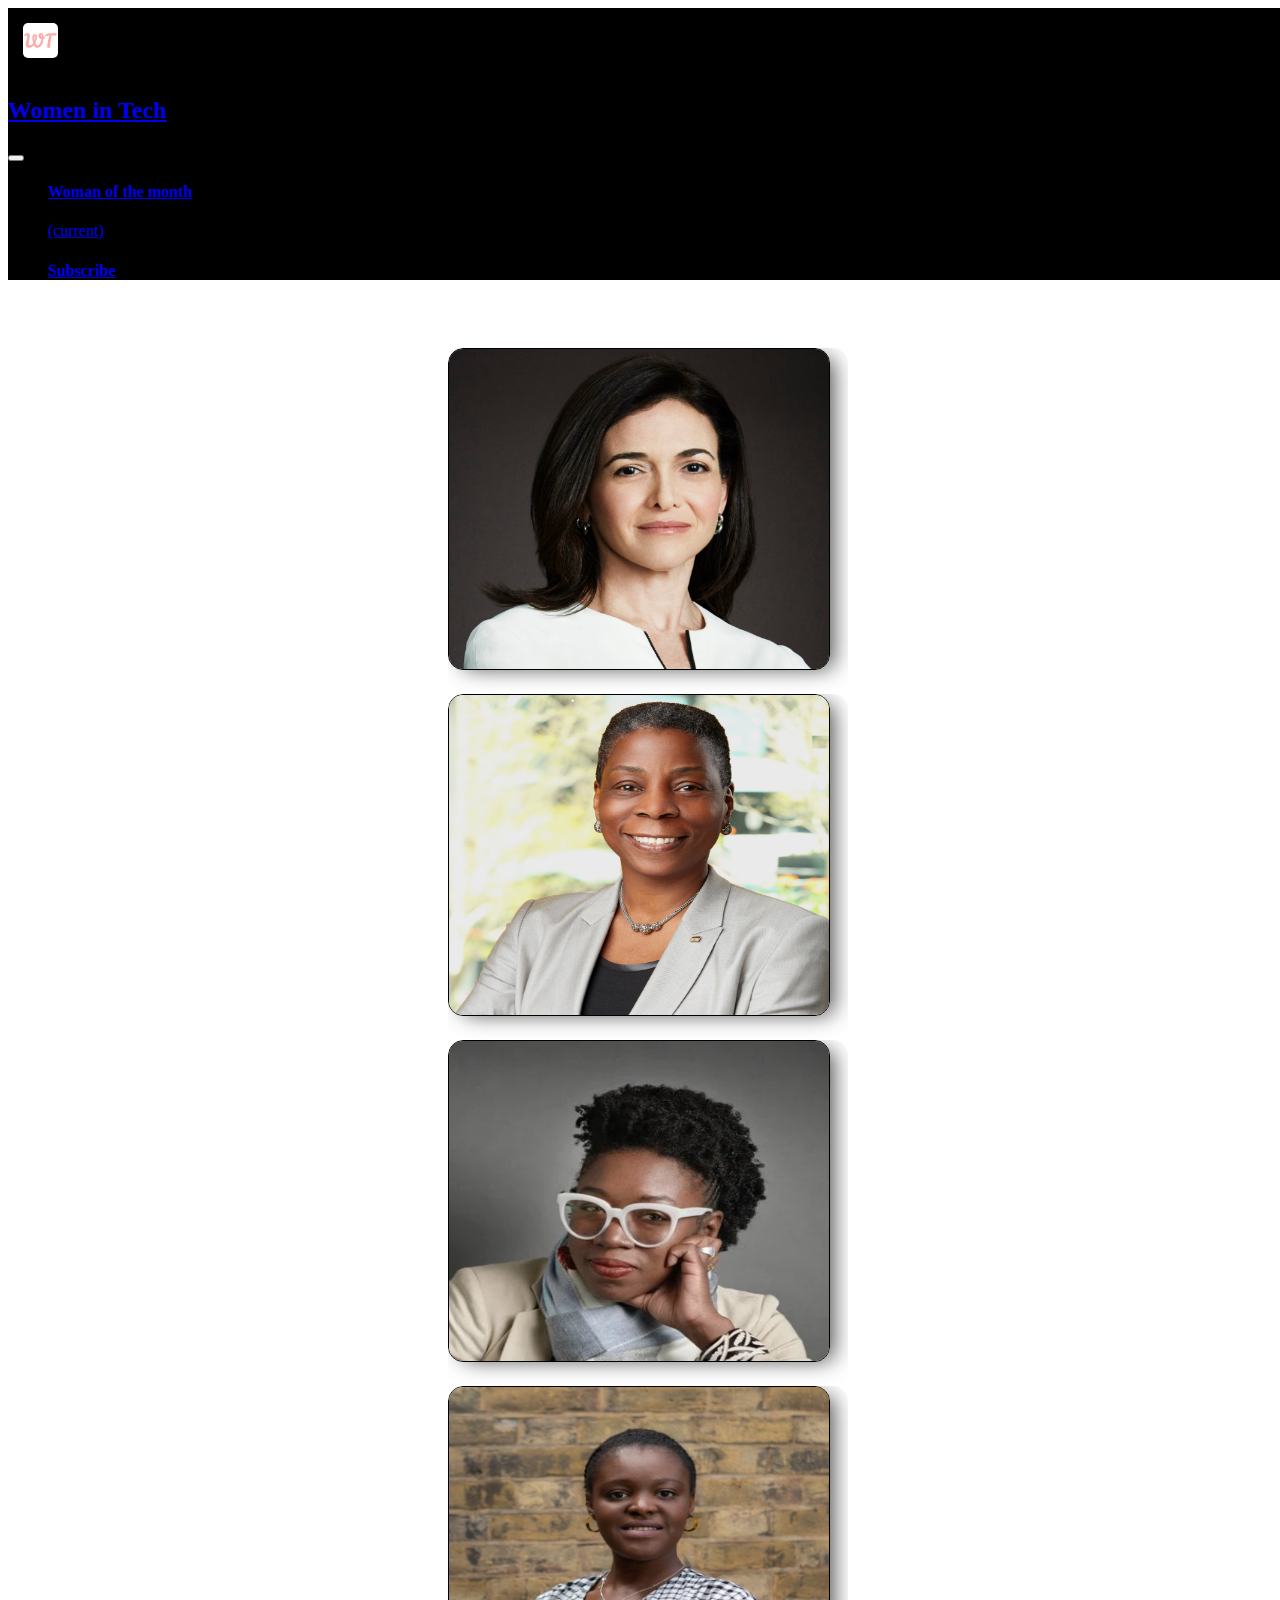
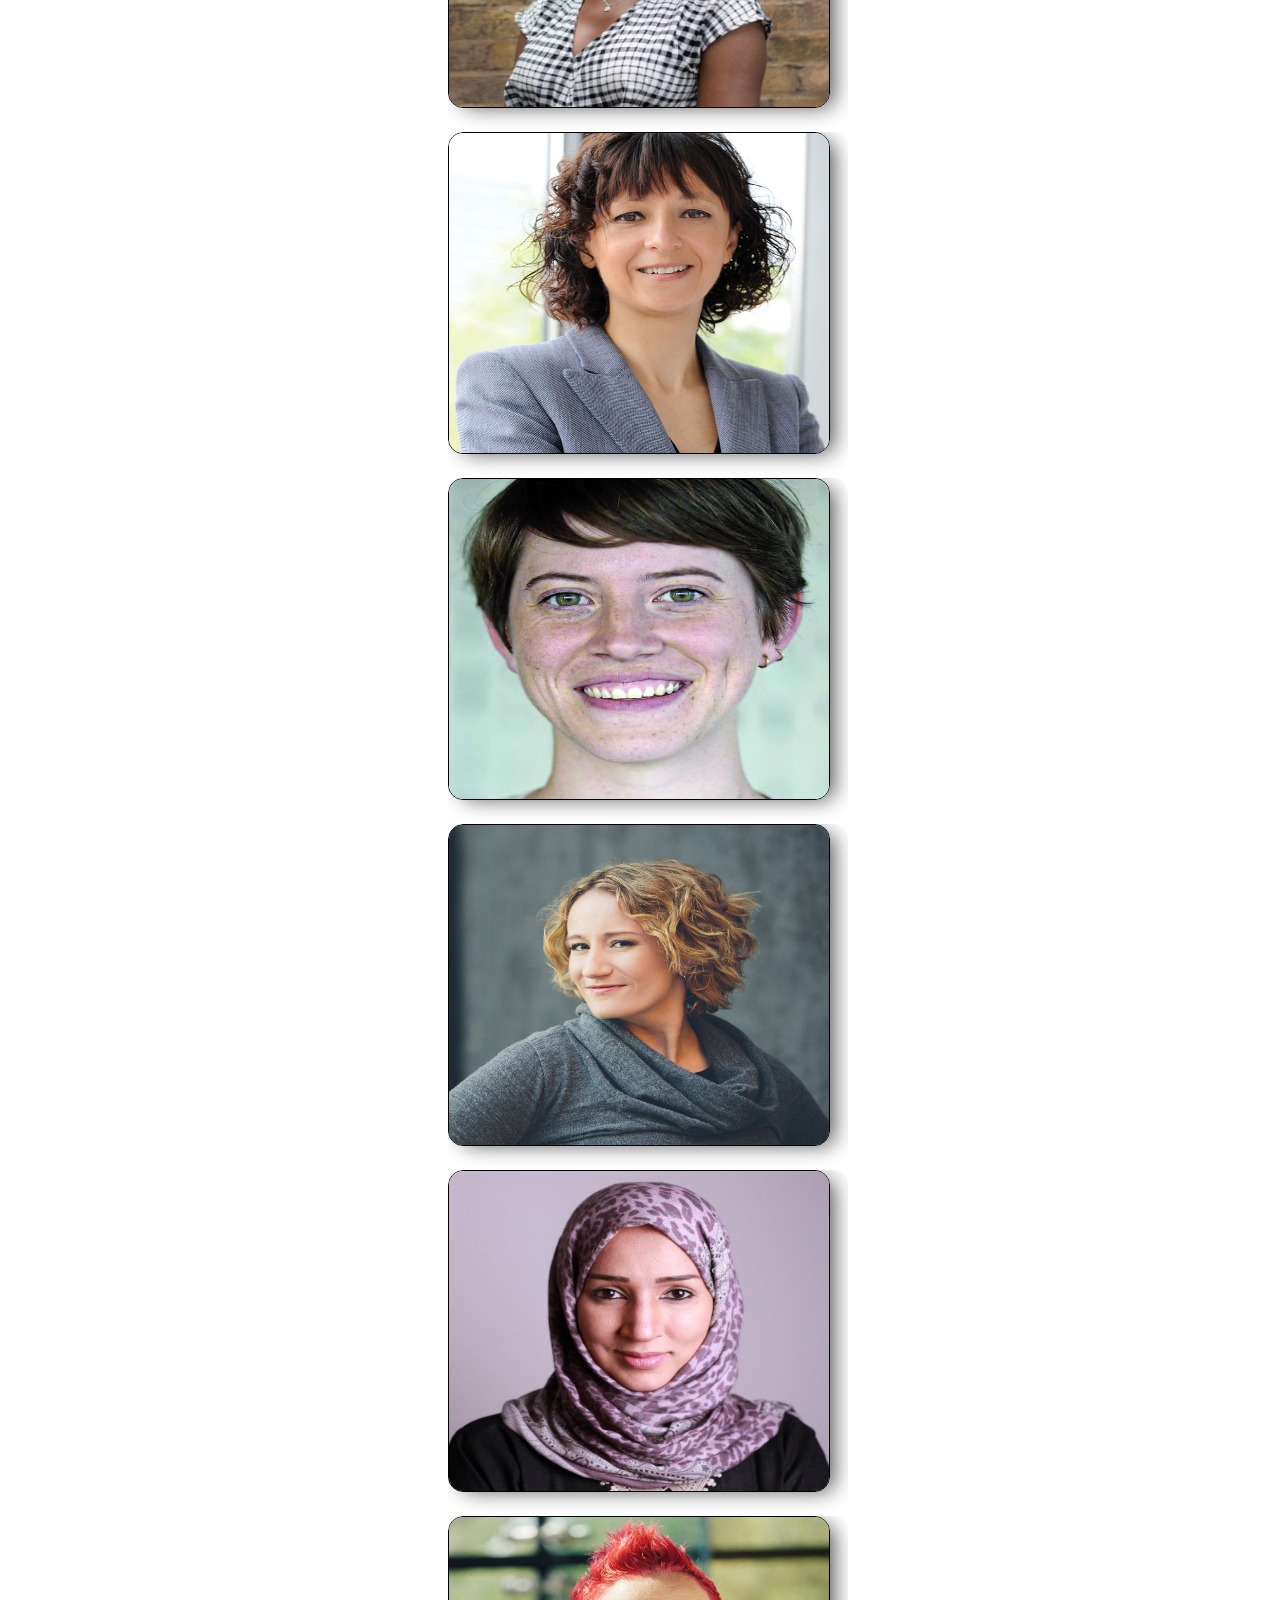
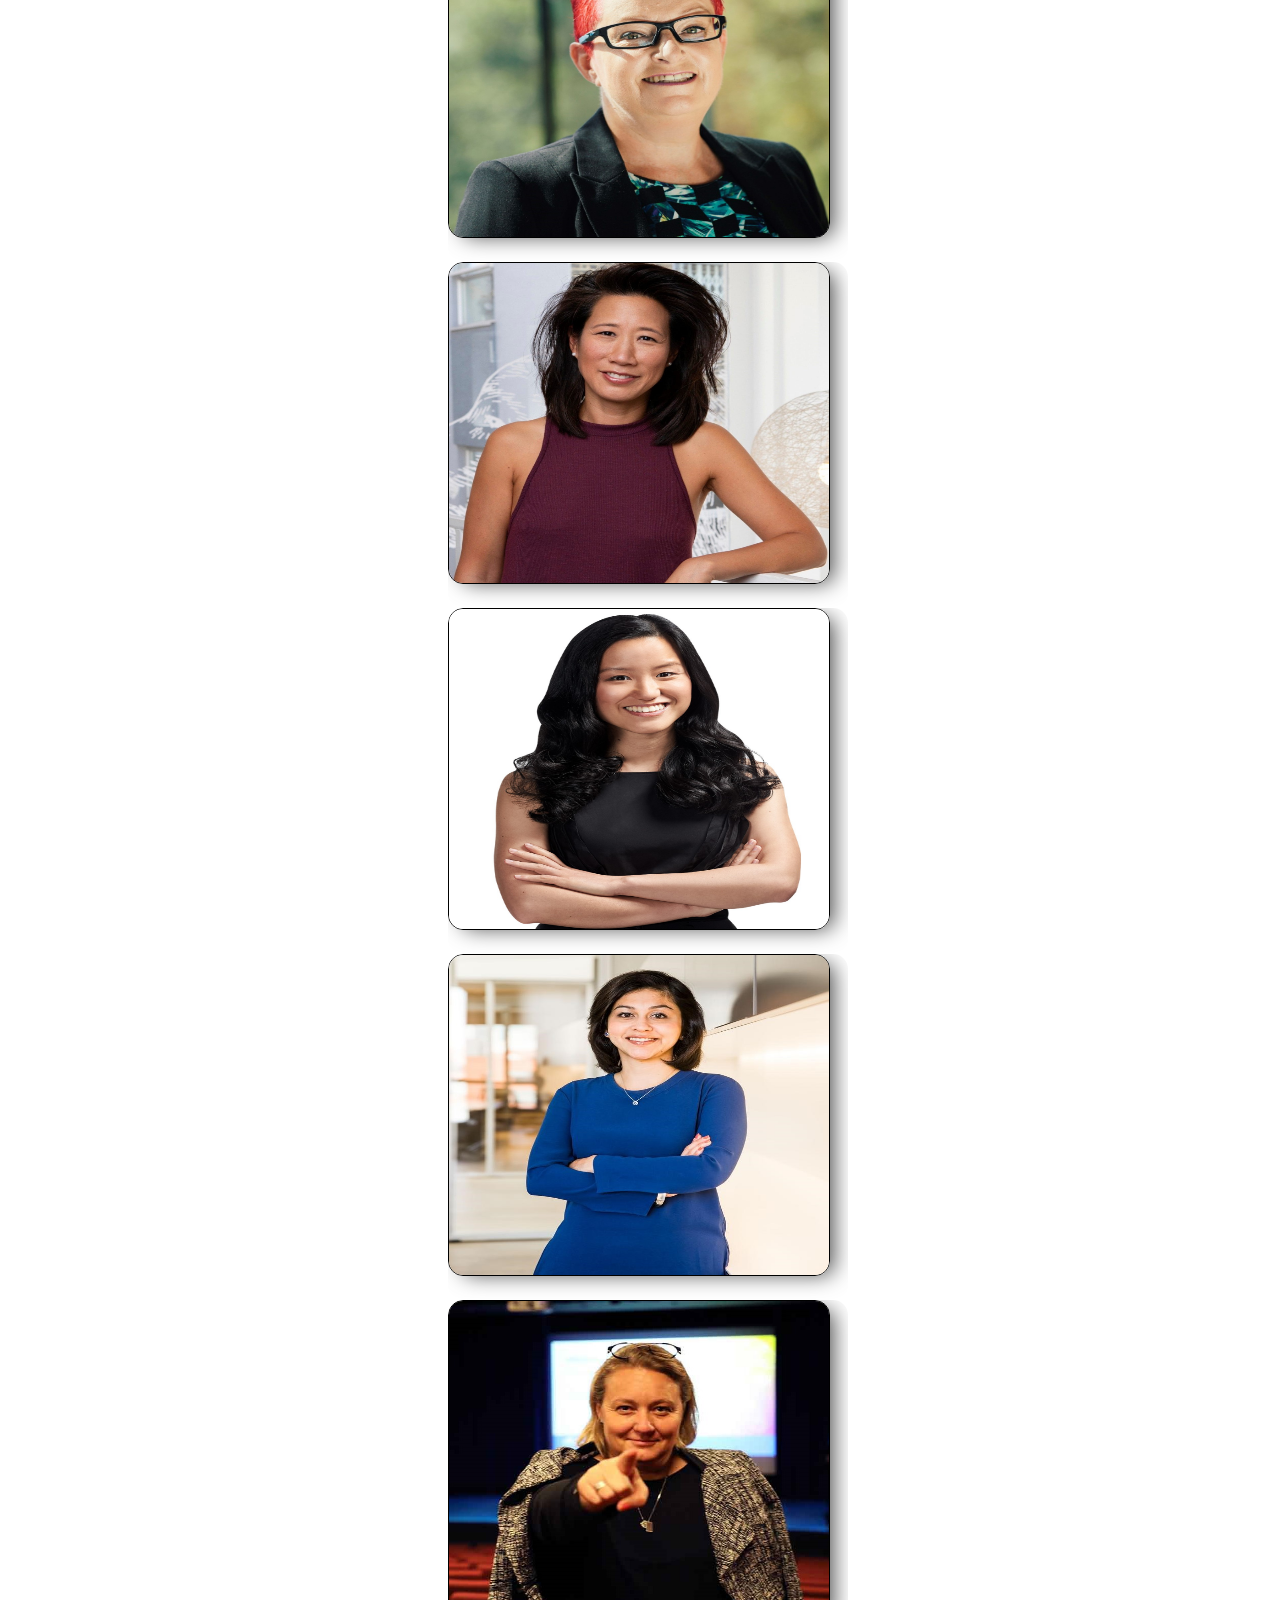
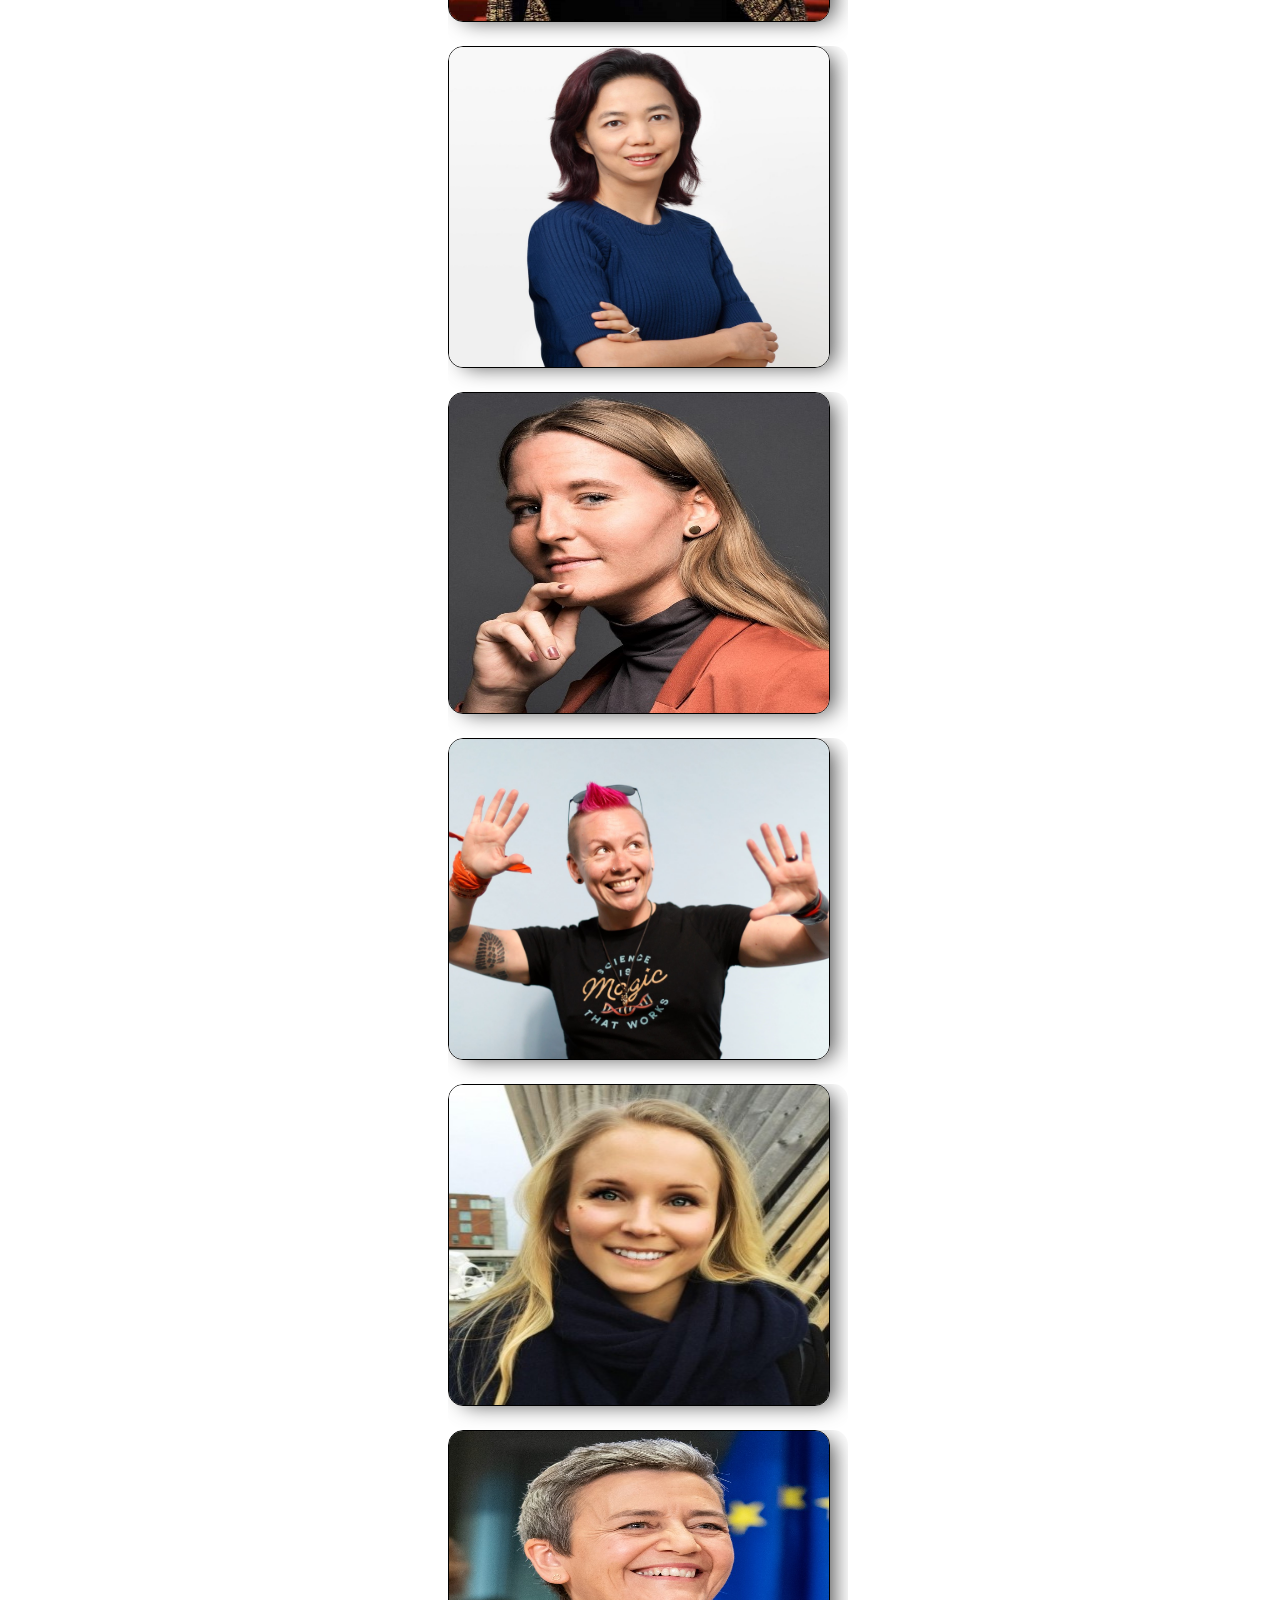
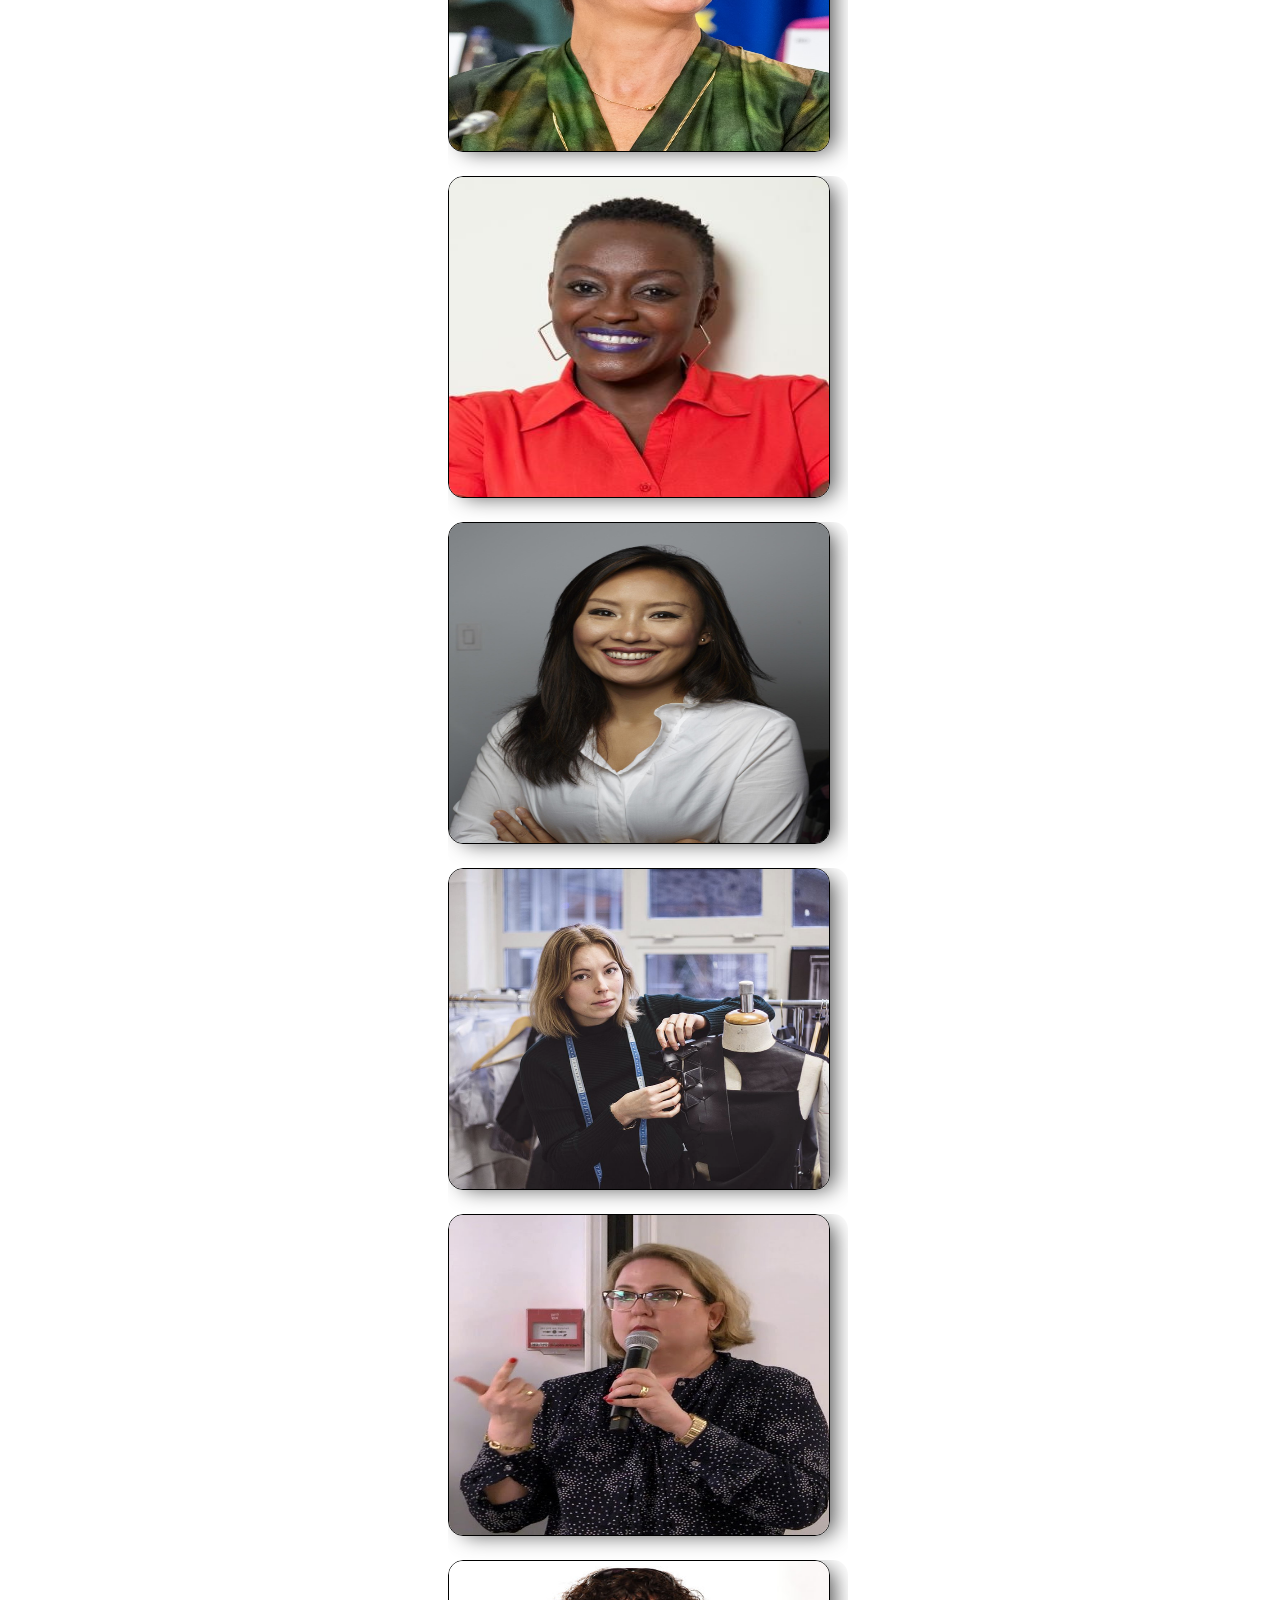
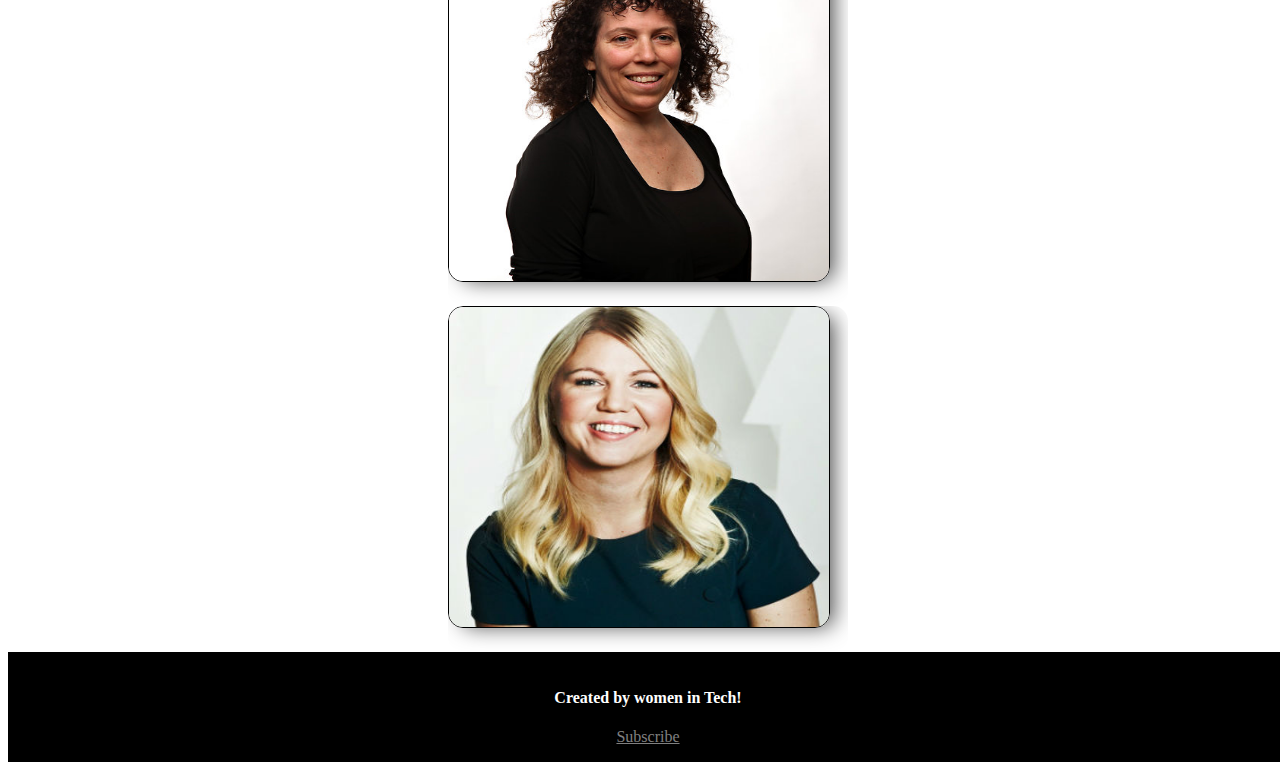
<file: index.html>
<!doctype html>
<html lang="en">
  <head>
    <!-- Required meta tags -->
    <meta charset="utf-8">
    <meta name="viewport" content="width=device-width, initial-scale=1, shrink-to-fit=no">
    <link rel="icon" href="./Photo/wt-logo.png">
    
    <!-- Bootstrap CSS -->
    <link rel="stylesheet" href="https://stackpath.bootstrapcdn.com/bootstrap/4.5.0/css/bootstrap.min.css" integrity="sha384-9aIt2nRpC12Uk9gS9baDl411NQApFmC26EwAOH8WgZl5MYYxFfc+NcPb1dKGj7Sk" crossorigin="anonymous">
    <link rel="stylesheet" href="./style/style.css">
    
    <title>Women in Tech</title>
  </head>
  <body>
    
    <nav class="navbar fixed-top navbar-expand-lg navbar-dark" style="background-color: #000000;">
      <img src="./Photo/wt-logo.png" width="35" height="35" class="logo d-inline-block align-top" alt="logo">
      <a class="navbar-brand text-white" href="./index.html"><h2>Women in Tech</h2></a>
      <button class="navbar-toggler" type="button" data-toggle="collapse" data-target="#navbarSupportedContent" aria-controls="navbarSupportedContent" aria-expanded="false" aria-label="Toggle navigation">
        <span class="navbar-toggler-icon"></span>
      </button>
    
      <div class="collapse navbar-collapse" id="navbarSupportedContent">
        <ul class="navbar-nav ml-auto">
          <li class="nav-item active">
            <a class="nav-link text-white" href="Sheryl_Page/index.sheryl.html"><h4 class="h4">Woman of the month </h4><span class="sr-only">(current)</span></a>
          </li>
          <li class="nav-item">
            <a class="nav-link text-white" href="Subscription/Subscription.html"><h4 class="h4">Subscribe</h4></a>
          </li>
                 
        </ul>
           </div>
    </nav>
    
    <div class="container">
      <div class="row no-gutters">
        <div class="col-xg-3 col-lg-3 col-md-4 col-sm-6 col-12">
          <div class="w-100 mh-100 content"><a href="/Sheryl_Page/index.sheryl.html">
            <div class="content-overlay"></div><img class="content-image" src="./Photo/pic25.jpg" alt="Sheryl-Sandberg">
            <div class="content-details fadeIn-bottom">
            <h3 class="content-text">Sheryl Sandberg</h3>
            <p class="content-text">Chief Operating Officer at Facebook</p>
            </div>
          </a></div>
        </div>
        <div class="col-xg-3 col-lg-3 col-md-4 col-sm-6 col-12">
          <div class="w-100 mh-100 content">
            <div class="content-overlay"></div><img class="content-image" src="./Photo/pic1.jpg" alt="Ursula Burns">
            <div class="content-details fadeIn-bottom">
              <h3 class="content-text">Ursula Burns</h3>
              <p class="content-text">Executive Chairman, VEON</p>
            </div>
          </a></div>
        </div>
        <div class="col-xg-3 col-lg-3 col-md-4 col-sm-6 col-12">
          <div class="w-100 mh-100 content">
            <div class="content-overlay"></div><img class="content-image" src="./Photo/pic2.jpg" alt="Joy Buolamwini">
            <div class="content-details fadeIn-bottom">
              <h3 class="content-text">Joy Buolamwini</h3>
              <p class="content-text">Founder, Algorithmic Justice League</p>
            </div>
          </a></div>
        </div>
        <div class="col-xg-3 col-lg-3 col-md-4 col-sm-6 col-12">
          <div class="w-100 mh-100 content">
            <div class="content-overlay"></div><img class="content-image" src="./Photo/pic8.jpg" alt="Chantelle Bell">
            <div class="content-details fadeIn-bottom">
              <h3 class="content-text">Chantelle Bell</h3>
              <p class="content-text">Cofounder, Syrona Women</p>
            </div>
          </a></div>
        </div>
        <div class="col-xg-3 col-lg-3 col-md-4 col-sm-6 col-12">
          <div class="w-100 mh-100 content">
            <div class="content-overlay"></div><img class="content-image" src="./Photo/pic4.jpg" alt="Emmanuelle Charpentier">
            <div class="content-details fadeIn-bottom">
              <h3 class="content-text">Emmanuelle Charpentier</h3>
              <p class="content-text">Cofounder, CRISPR Therapeutics</p>
            </div>
          </a></div>
        </div>
        <div class="col-xg-3 col-lg-3 col-md-4 col-sm-6 col-12">
          <div class="w-100 mh-100 content">
            <div class="content-overlay"></div><img class="content-image" src="./Photo/pic5.png" alt="Jasmine Anteunis">
            <div class="content-details fadeIn-bottom">
              <h3 class="content-text">Jasmine Anteunis</h3>
              <p class="content-text">VP Product and Cofounder, Recast.AI</p>
            </div>
          </a></div>
        </div>
        <div class="col-xg-3 col-lg-3 col-md-4 col-sm-6 col-12">
          <div class="w-100 mh-100 content">
            <div class="content-overlay"></div><img class="content-image" src="./Photo/pic6.jpeg" alt="Danah Boyd">
            <div class="content-details fadeIn-bottom">
              <h3 class="content-text">Danah Boyd</h3>
              <p class="content-text">President and founder, Data & Society Research Institute</p>
            </div>
          </a></div>
        </div>
        <div class="col-xg-3 col-lg-3 col-md-4 col-sm-6 col-12">
          <div class="w-100 mh-100 content">
            <div class="content-overlay"></div><img class="content-image" src="./Photo/pic7.jpg" alt="Manal Al Sharif">
            <div class="content-details fadeIn-bottom">
              <h3 class="content-text">Manal Al Sharif</h3>
              <p class="content-text">Founder, Women2Hack Academy</p>
            </div>
          </a></div>
        </div>
        <div class="col-xg-3 col-lg-3 col-md-4 col-sm-6 col-12">
          <div class="w-100 mh-100 content">
            <div class="content-overlay"></div><img class="content-image" src="./Photo/pic9.jpg" alt="Sue Black">
            <div class="content-details fadeIn-bottom">
              <h3 class="content-text">Sue Black</h3>
              <p class="content-text">Founder, #techmums</p>
            </div>
          </a></div>
        </div>
        <div class="col-xg-3 col-lg-3 col-md-4 col-sm-6 col-12">
          <div class="w-100 mh-100 content">
            <div class="content-overlay"></div><img class="content-image" src="./Photo/pic10.jpeg" alt="Eileen Burbidge">
            <div class="content-details fadeIn-bottom">
              <h3 class="content-text">Eileen Burbidge</h3>
              <p class="content-text">Founding Partner, Passion Capital</p>
            </div>
          </a></div>
        </div>
        <div class="col-xg-3 col-lg-3 col-md-4 col-sm-6 col-12">
          <div class="w-100 mh-100 content">
            <div class="content-overlay"></div><img class="content-image" src="./Photo/pic11.jpg" alt="Marita Cheng">
            <div class="content-details fadeIn-bottom">
              <h3 class="content-text">Marita Cheng</h3>
              <p class="content-text">Founder & CEO, 2Mar Robotics</p>
            </div>
          </a></div>
        </div>
        <div class="col-xg-3 col-lg-3 col-md-4 col-sm-6 col-12">
          <div class="w-100 mh-100 content">
            <div class="content-overlay"></div><img class="content-image" src="./Photo/pic13.jpg" alt="Neha Narkhede">
            <div class="content-details fadeIn-bottom">
              <h3 class="content-text">Neha Narkhede</h3>
              <p class="content-text">CTO and cofounder, Confluent</p>
            </div>
          </a></div>
        </div>
        <div class="col-xg-3 col-lg-3 col-md-4 col-sm-6 col-12">
          <div class="w-100 mh-100 content">
            <div class="content-overlay"></div><img class="content-image" src="./Photo/pic14.jpg" alt="Leanne Kemp">
            <div class="content-details fadeIn-bottom">
              <h3 class="content-text">Leanne Kemp</h3>
              <p class="content-text">Founder and CEO, Everledger</p>
            </div>
          </a></div>
        </div>
        <div class="col-xg-3 col-lg-3 col-md-4 col-sm-6 col-12">
          <div class="w-100 mh-100 content">
            <div class="content-overlay"></div><img class="content-image" src="./Photo/pic15.jpg" alt="Fei-Fei Li">
            <div class="content-details fadeIn-bottom">
              <h3 class="content-text">Fei-Fei Li</h3>
              <p class="content-text">Director, Stanford Artificial Intelligence Lab</p>
            </div>
          </a></div>
        </div>
        <div class="col-xg-3 col-lg-3 col-md-4 col-sm-6 col-12">
          <div class="w-100 mh-100 content">
            <div class="content-overlay"></div><img class="content-image" src="./Photo/pic16.jpg" alt="Helena Samsioe">
            <div class="content-details fadeIn-bottom">
              <h3 class="content-text">Helena Samsioe</h3>
              <p class="content-text">Founder and CEO, GLOBHE</p>
            </div>
          </a></div>
        </div>
        <div class="col-xg-3 col-lg-3 col-md-4 col-sm-6 col-12">
          <div class="w-100 mh-100 content">
            <div class="content-overlay"></div><img class="content-image" src="./Photo/pic17.jpg" alt="Anita Schjøll Brede">
            <div class="content-details fadeIn-bottom">
              <h3 class="content-text">Anita Schjøll Brede</h3>
              <p class="content-text">Cofounder and CEO, Iris.AI</p>
            </div>
          </a></div>
        </div>
        <div class="col-xg-3 col-lg-3 col-md-4 col-sm-6 col-12">
          <div class="w-100 mh-100 content">
            <div class="content-overlay"></div><img class="content-image" src="./Photo/pic18.jpg" alt="Christine Spiten">
            <div class="content-details fadeIn-bottom">
              <h3 class="content-text">Christine Spiten</h3>
              <p class="content-text">Cofounder, Blueye Robotics</p>
            </div>
          </a></div>
        </div>
        <div class="col-xg-3 col-lg-3 col-md-4 col-sm-6 col-12">
          <div class="w-100 mh-100 content">
            <div class="content-overlay"></div><img class="content-image" src="./Photo/pic19.jpg" alt="Margrethe Vestager">
            <div class="content-details fadeIn-bottom">
              <h3 class="content-text">Margrethe Vestager</h3>
              <p class="content-text">EU Commissioner for Competition Policy, N/A</p>
            </div>
          </a></div>
        </div>
        <div class="col-xg-3 col-lg-3 col-md-4 col-sm-6 col-12">
          <div class="w-100 mh-100 content">
            <div class="content-overlay"></div><img class="content-image" src="./Photo/pic20.jpg" alt="Charity Wanjiku">
            <div class="content-details fadeIn-bottom">
              <h3 class="content-text">Charity Wanjiku</h3>
              <p class="content-text">COO and cofounder, Strauss Energy</p>
            </div>
          </a></div>
        </div>
        <div class="col-xg-3 col-lg-3 col-md-4 col-sm-6 col-12">
          <div class="w-100 mh-100 content">
            <div class="content-overlay"></div><img class="content-image" src="./Photo/pic21.jpg" alt="Jennifer Zhu Scott">
            <div class="content-details fadeIn-bottom">
              <h3 class="content-text">Jennifer Zhu Scott</h3>
              <p class="content-text">Principal and cofounder, Radian Parnters</p>
            </div>
          </a></div>
        </div>
        <div class="col-xg-3 col-lg-3 col-md-4 col-sm-6 col-12">
          <div class="w-100 mh-100 content">
            <div class="content-overlay"></div><img class="content-image" src="./Photo/pic22.png" alt="Pauline Van Dongen">
            <div class="content-details fadeIn-bottom">
              <h3 class="content-text">Pauline Van Dongen</h3>
              <p class="content-text">Owner / Creative Director, Pauline Van Dongen</p>
            </div>
          </a></div>
        </div>
        <div class="col-xg-3 col-lg-3 col-md-4 col-sm-6 col-12">
          <div class="w-100 mh-100 content">
            <div class="content-overlay"></div><img class="content-image" src="./Photo/pic23.jpg" alt="Limor Shmerling Magazanik">
            <div class="content-details fadeIn-bottom">
              <h3 class="content-text">Limor Shmerling Magazanik</h3>
              <p class="content-text">Veteran of the data legislation landscape</p>
            </div>
          </a></div>
        </div>
        <div class="col-xg-3 col-lg-3 col-md-4 col-sm-6 col-12">
          <div class="w-100 mh-100 content">
            <div class="content-overlay"></div><img class="content-image" src="./Photo/pic24.jpg" alt="Tal Rabin">
            <div class="content-details fadeIn-bottom">
              <h3 class="content-text">Tal Rabin</h3>
              <p class="content-text">Head of the Cryptography Research Group, Thomas J. Watson Research Center, IBM</p>
            </div>
          </a></div>
        </div>
        <div class="col-xg-3 col-lg-3 col-md-4 col-sm-6 col-12">
          <div class="w-100 mh-100 content">
            <div class="content-overlay"></div><img class="content-image" src="./Photo/pic3.jpg" alt="Elina Berglund">
            <div class="content-details fadeIn-bottom">
              <h3 class="content-text">Elina Berglund</h3>
              <p class="content-text">Natural Cycles</p>
            </div>
          </a></div>
        </div>

        </div>
    </div>
        
    <div class="footer"><h4>Created by women in Tech!</h4>
    <a class="sub" href="/Subscription/Subscription.html">Subscribe</a>
        </div>
        
          
    
    
    
   

    <!-- Optional JavaScript -->
    <!-- jQuery first, then Popper.js, then Bootstrap JS -->
    <script src="https://code.jquery.com/jquery-3.5.1.slim.min.js" integrity="sha384-DfXdz2htPH0lsSSs5nCTpuj/zy4C+OGpamoFVy38MVBnE+IbbVYUew+OrCXaRkfj" crossorigin="anonymous"></script>
    <script src="https://cdn.jsdelivr.net/npm/popper.js@1.16.0/dist/umd/popper.min.js" integrity="sha384-Q6E9RHvbIyZFJoft+2mJbHaEWldlvI9IOYy5n3zV9zzTtmI3UksdQRVvoxMfooAo" crossorigin="anonymous"></script>
    <script src="https://stackpath.bootstrapcdn.com/bootstrap/4.5.0/js/bootstrap.min.js" integrity="sha384-OgVRvuATP1z7JjHLkuOU7Xw704+h835Lr+6QL9UvYjZE3Ipu6Tp75j7Bh/kR0JKI" crossorigin="anonymous"></script>
  </body>
</html>
</file>
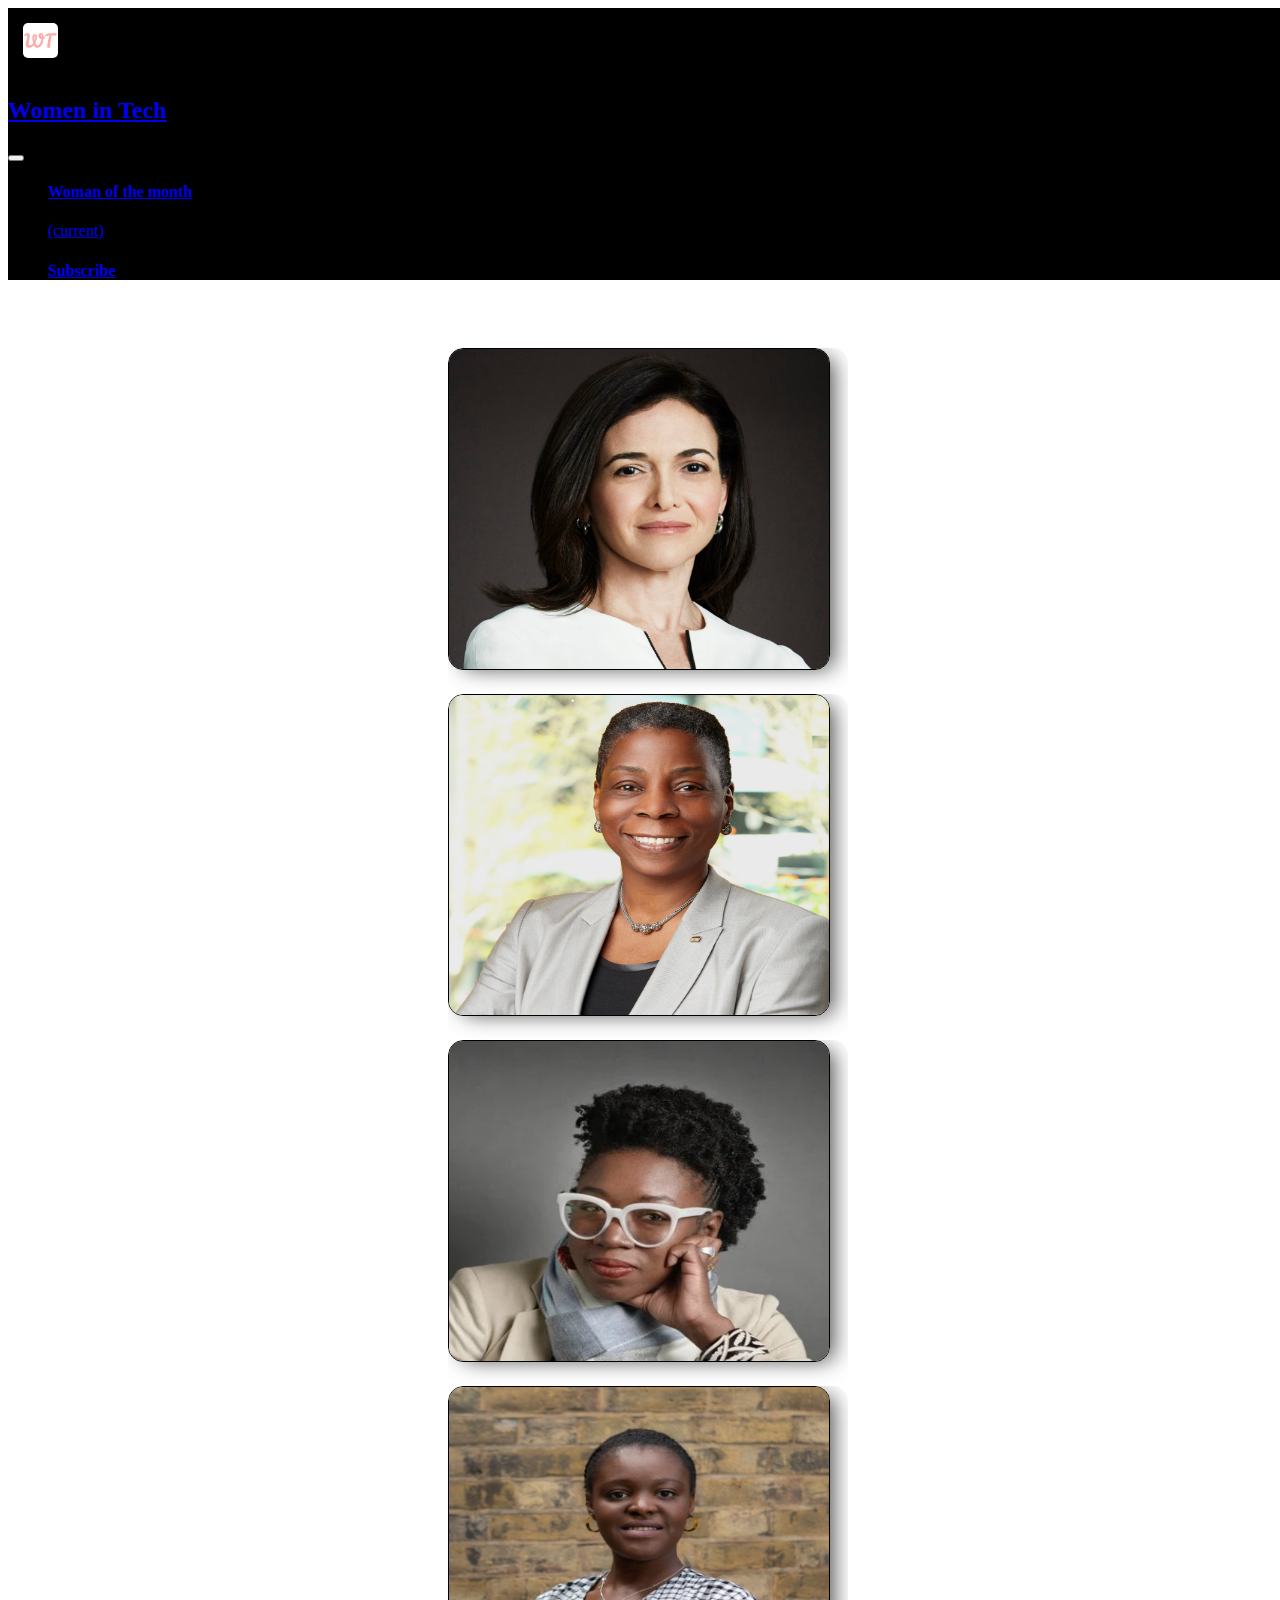
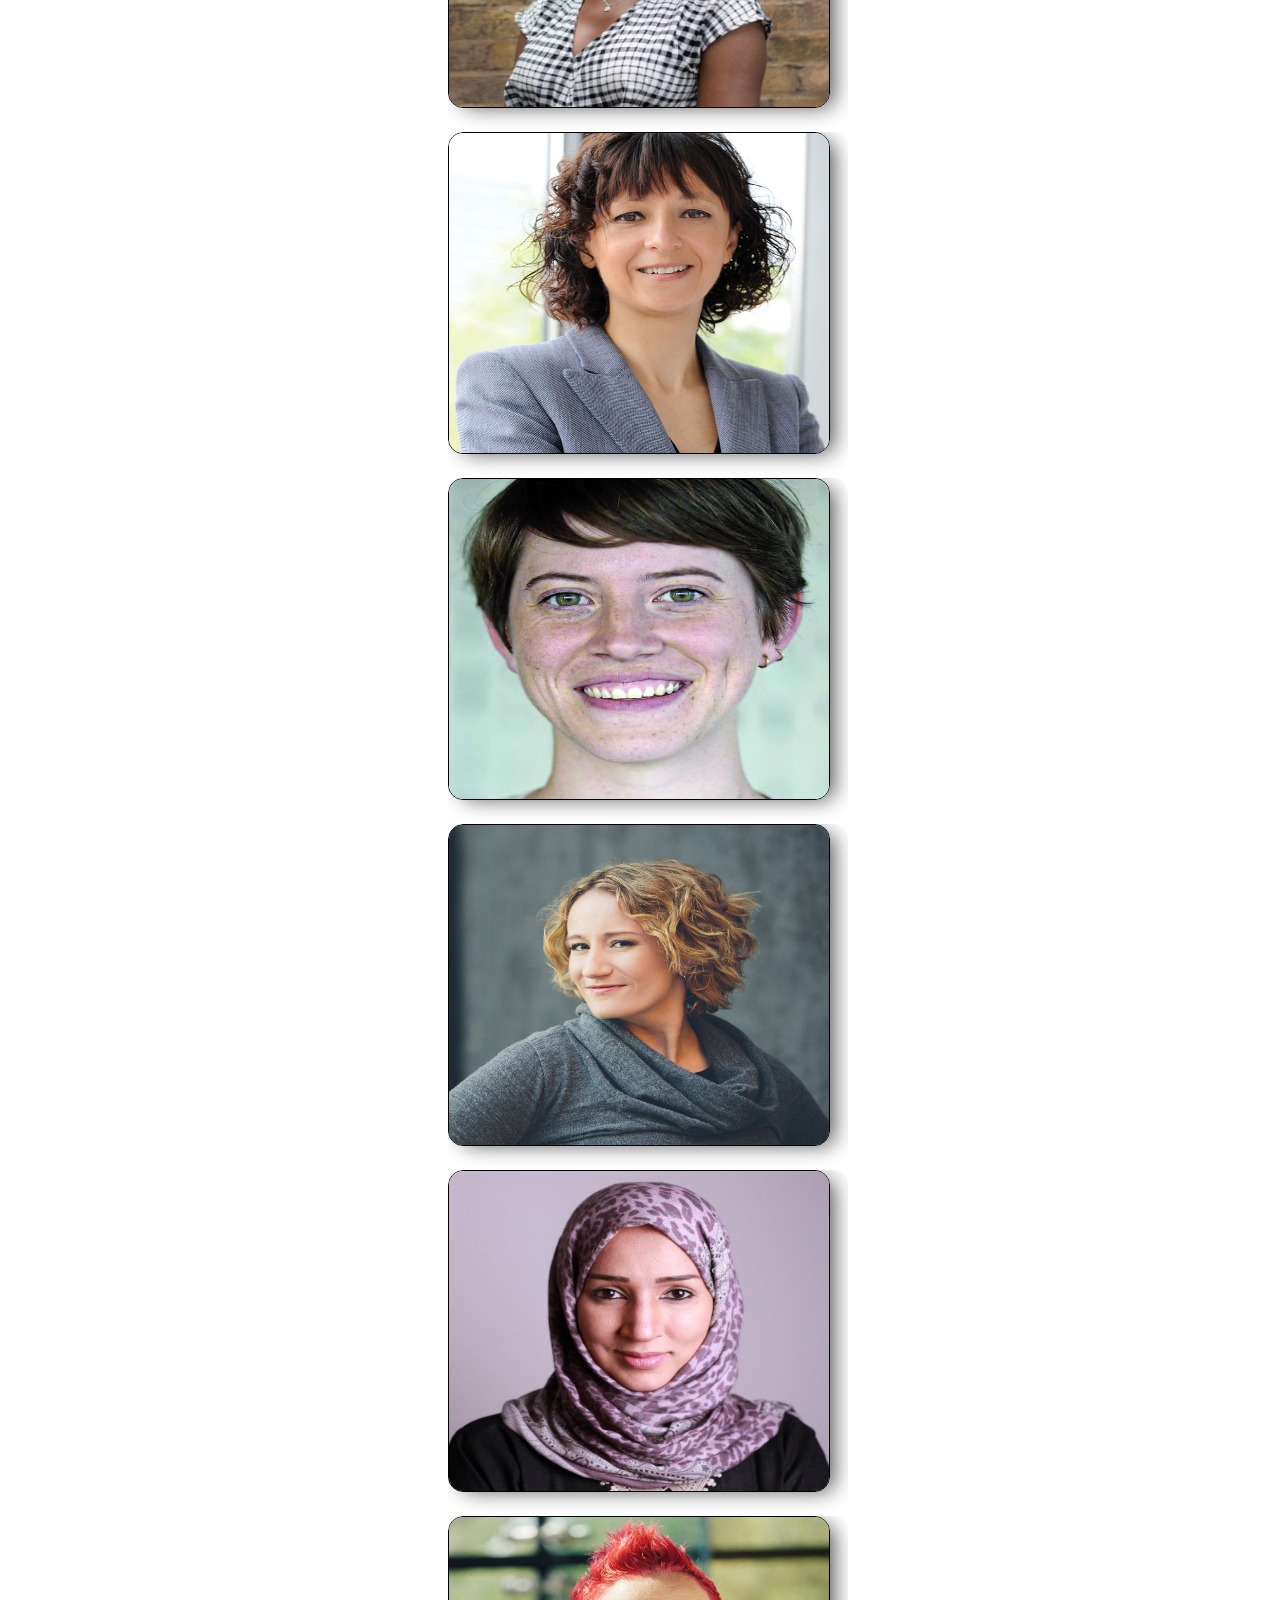
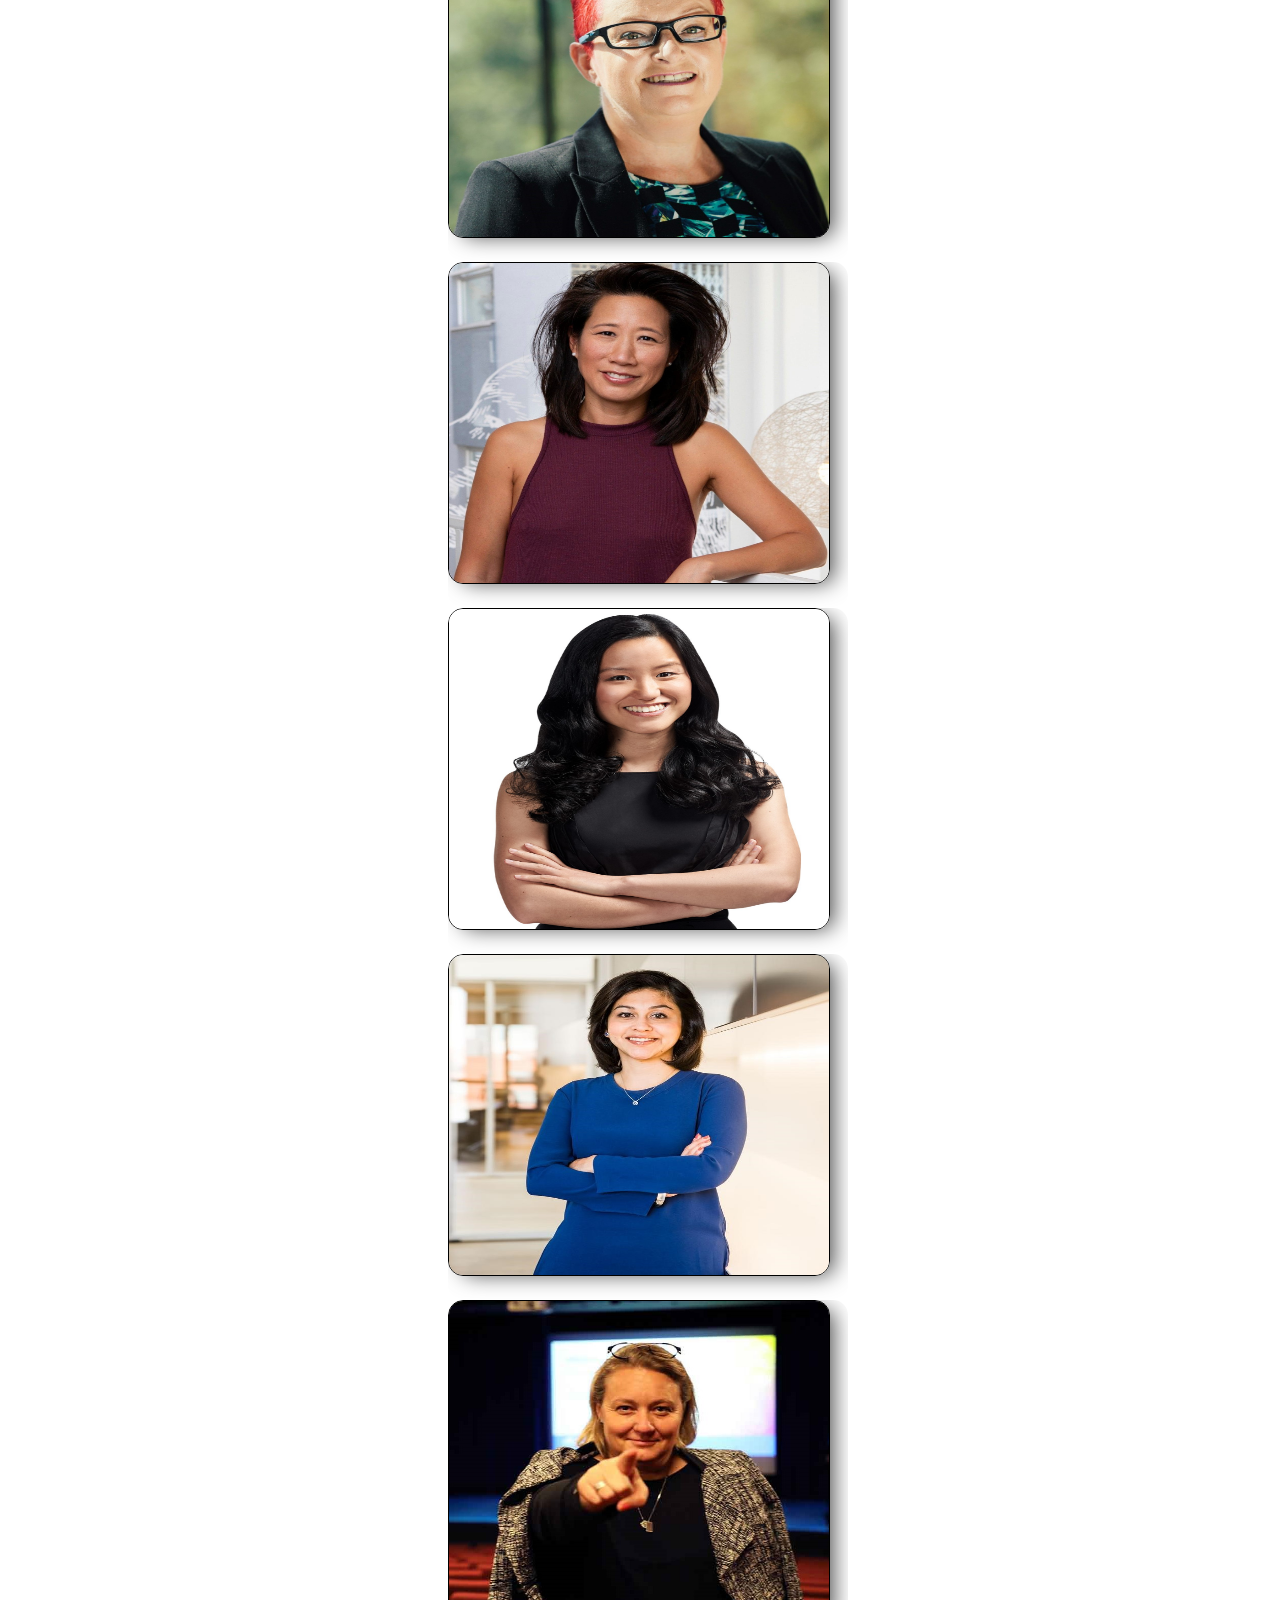
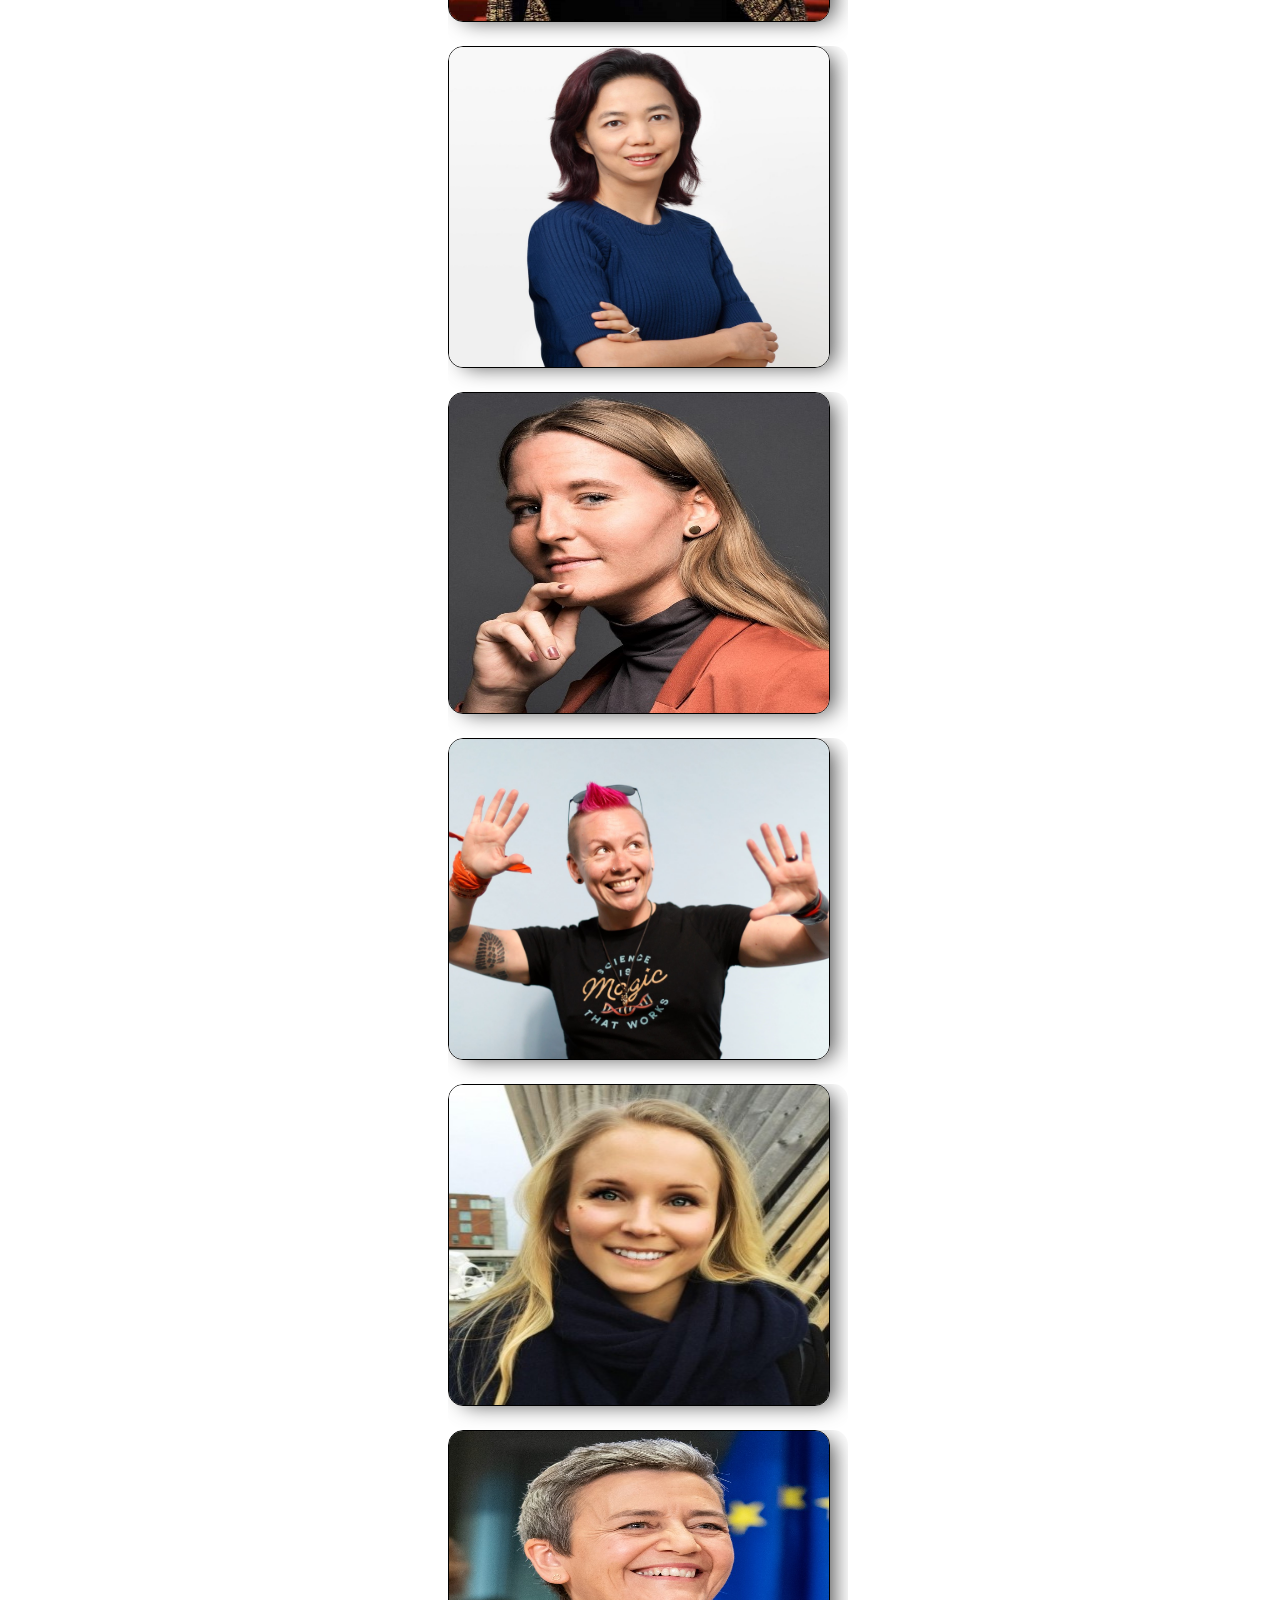
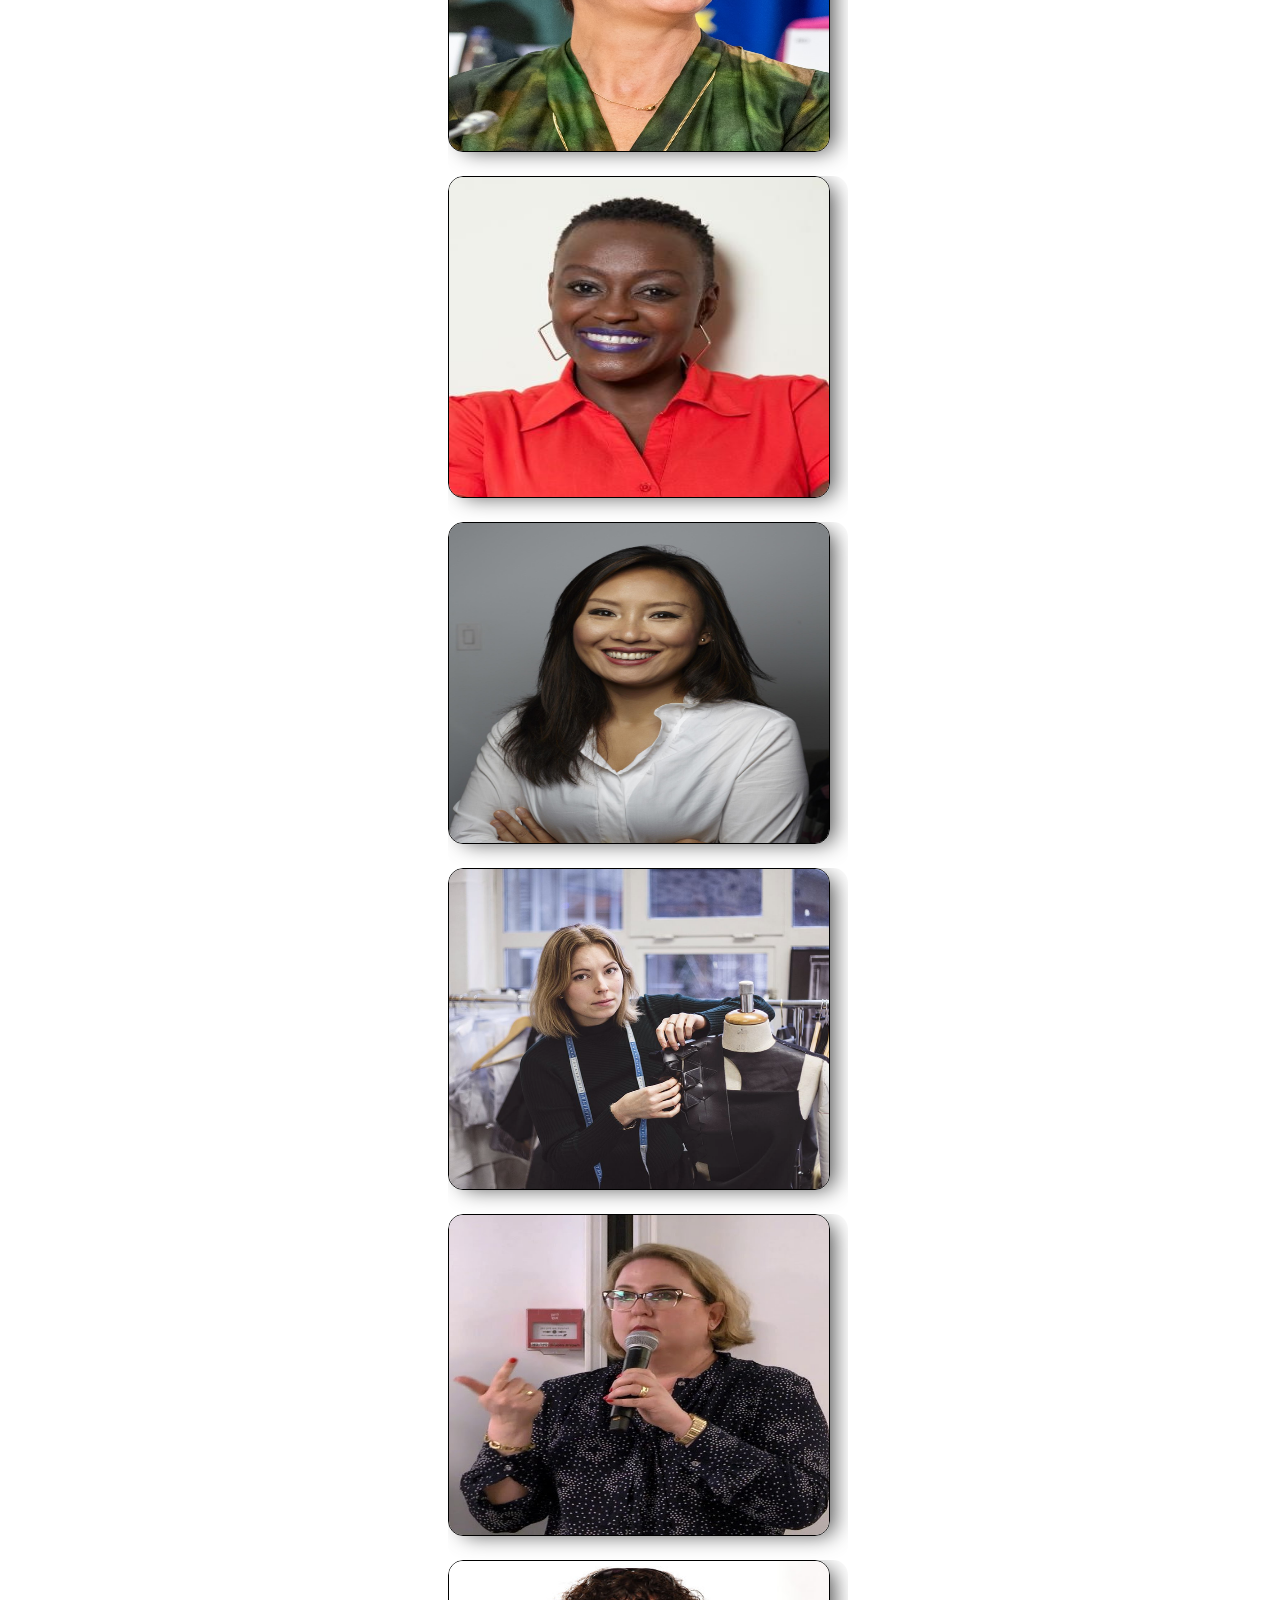
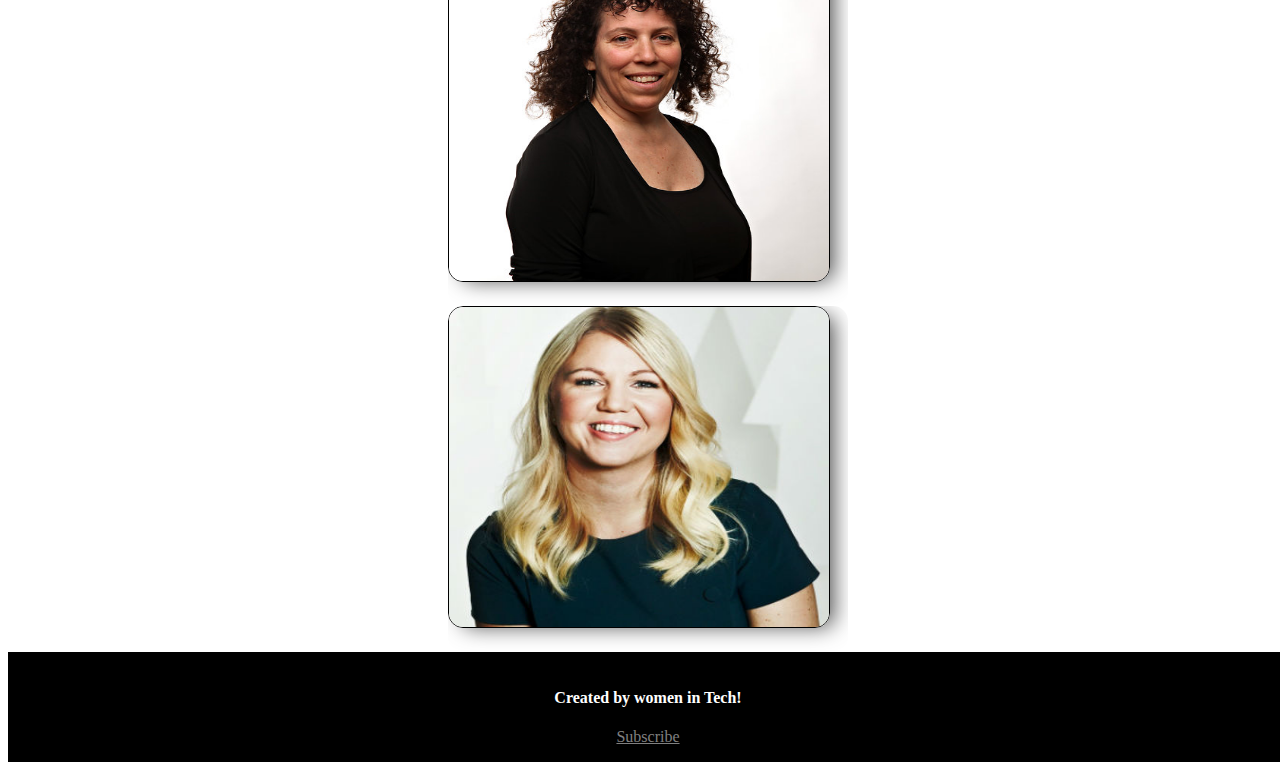
<file: index.home.html>
<!doctype html>
<html lang="en">
  <head>
    <!-- Required meta tags -->
    <meta charset="utf-8">
    <meta name="viewport" content="width=device-width, initial-scale=1, shrink-to-fit=no">
    <link rel="icon" href="./Photo/wt-logo.png">
    
    <!-- Bootstrap CSS -->
    <link rel="stylesheet" href="https://stackpath.bootstrapcdn.com/bootstrap/4.5.0/css/bootstrap.min.css" integrity="sha384-9aIt2nRpC12Uk9gS9baDl411NQApFmC26EwAOH8WgZl5MYYxFfc+NcPb1dKGj7Sk" crossorigin="anonymous">
    <link rel="stylesheet" href="./style/style.css">
    
    <title>Women in Tech</title>
  </head>
  <body>
    
    <nav class="navbar fixed-top navbar-expand-lg navbar-dark" style="background-color: #000000;">
      <img src="./Photo/wt-logo.png" width="35" height="35" class="logo d-inline-block align-top" alt="logo">
      <a class="navbar-brand text-white" href="./index.home.html"><h2>Women in Tech</h2></a>
      <button class="navbar-toggler" type="button" data-toggle="collapse" data-target="#navbarSupportedContent" aria-controls="navbarSupportedContent" aria-expanded="false" aria-label="Toggle navigation">
        <span class="navbar-toggler-icon"></span>
      </button>
    
      <div class="collapse navbar-collapse" id="navbarSupportedContent">
        <ul class="navbar-nav ml-auto">
          <li class="nav-item active">
            <a class="nav-link text-white" href="index.sheryl.html"><h4 class="h4">Woman of the month </h4><span class="sr-only">(current)</span></a>
          </li>
          <li class="nav-item">
            <a class="nav-link text-white" href="./Subscription.html"><h4 class="h4">Subscribe</h4></a>
          </li>
                 
        </ul>
           </div>
    </nav>
    
    <div class="container">
      <div class="row no-gutters">
        <div class="col-xg-3 col-lg-3 col-md-4 col-sm-6 col-12">
          <div class="w-100 mh-100 content"><a href="./index.sheryl.html">
            <div class="content-overlay"></div><img class="content-image" src="./Photo/pic25.jpg" alt="Sheryl-Sandberg">
            <div class="content-details fadeIn-bottom">
            <h3 class="content-text">Sheryl Sandberg</h3>
            <p class="content-text">Chief Operating Officer at Facebook</p>
            </div>
          </a></div>
        </div>
        <div class="col-xg-3 col-lg-3 col-md-4 col-sm-6 col-12">
          <div class="w-100 mh-100 content">
            <div class="content-overlay"></div><img class="content-image" src="./Photo/pic1.jpg" alt="Ursula Burns">
            <div class="content-details fadeIn-bottom">
              <h3 class="content-text">Ursula Burns</h3>
              <p class="content-text">Executive Chairman, VEON</p>
            </div>
          </a></div>
        </div>
        <div class="col-xg-3 col-lg-3 col-md-4 col-sm-6 col-12">
          <div class="w-100 mh-100 content">
            <div class="content-overlay"></div><img class="content-image" src="./Photo/pic2.jpg" alt="Joy Buolamwini">
            <div class="content-details fadeIn-bottom">
              <h3 class="content-text">Joy Buolamwini</h3>
              <p class="content-text">Founder, Algorithmic Justice League</p>
            </div>
          </a></div>
        </div>
        <div class="col-xg-3 col-lg-3 col-md-4 col-sm-6 col-12">
          <div class="w-100 mh-100 content">
            <div class="content-overlay"></div><img class="content-image" src="./Photo/pic8.jpg" alt="Chantelle Bell">
            <div class="content-details fadeIn-bottom">
              <h3 class="content-text">Chantelle Bell</h3>
              <p class="content-text">Cofounder, Syrona Women</p>
            </div>
          </a></div>
        </div>
        <div class="col-xg-3 col-lg-3 col-md-4 col-sm-6 col-12">
          <div class="w-100 mh-100 content">
            <div class="content-overlay"></div><img class="content-image" src="./Photo/pic4.jpg" alt="Emmanuelle Charpentier">
            <div class="content-details fadeIn-bottom">
              <h3 class="content-text">Emmanuelle Charpentier</h3>
              <p class="content-text">Cofounder, CRISPR Therapeutics</p>
            </div>
          </a></div>
        </div>
        <div class="col-xg-3 col-lg-3 col-md-4 col-sm-6 col-12">
          <div class="w-100 mh-100 content">
            <div class="content-overlay"></div><img class="content-image" src="./Photo/pic5.png" alt="Jasmine Anteunis">
            <div class="content-details fadeIn-bottom">
              <h3 class="content-text">Jasmine Anteunis</h3>
              <p class="content-text">VP Product and Cofounder, Recast.AI</p>
            </div>
          </a></div>
        </div>
        <div class="col-xg-3 col-lg-3 col-md-4 col-sm-6 col-12">
          <div class="w-100 mh-100 content">
            <div class="content-overlay"></div><img class="content-image" src="./Photo/pic6.jpeg" alt="Danah Boyd">
            <div class="content-details fadeIn-bottom">
              <h3 class="content-text">Danah Boyd</h3>
              <p class="content-text">President and founder, Data & Society Research Institute</p>
            </div>
          </a></div>
        </div>
        <div class="col-xg-3 col-lg-3 col-md-4 col-sm-6 col-12">
          <div class="w-100 mh-100 content">
            <div class="content-overlay"></div><img class="content-image" src="./Photo/pic7.jpg" alt="Manal Al Sharif">
            <div class="content-details fadeIn-bottom">
              <h3 class="content-text">Manal Al Sharif</h3>
              <p class="content-text">Founder, Women2Hack Academy</p>
            </div>
          </a></div>
        </div>
        <div class="col-xg-3 col-lg-3 col-md-4 col-sm-6 col-12">
          <div class="w-100 mh-100 content">
            <div class="content-overlay"></div><img class="content-image" src="./Photo/pic9.jpg" alt="Sue Black">
            <div class="content-details fadeIn-bottom">
              <h3 class="content-text">Sue Black</h3>
              <p class="content-text">Founder, #techmums</p>
            </div>
          </a></div>
        </div>
        <div class="col-xg-3 col-lg-3 col-md-4 col-sm-6 col-12">
          <div class="w-100 mh-100 content">
            <div class="content-overlay"></div><img class="content-image" src="./Photo/pic10.jpeg" alt="Eileen Burbidge">
            <div class="content-details fadeIn-bottom">
              <h3 class="content-text">Eileen Burbidge</h3>
              <p class="content-text">Founding Partner, Passion Capital</p>
            </div>
          </a></div>
        </div>
        <div class="col-xg-3 col-lg-3 col-md-4 col-sm-6 col-12">
          <div class="w-100 mh-100 content">
            <div class="content-overlay"></div><img class="content-image" src="./Photo/pic11.jpg" alt="Marita Cheng">
            <div class="content-details fadeIn-bottom">
              <h3 class="content-text">Marita Cheng</h3>
              <p class="content-text">Founder & CEO, 2Mar Robotics</p>
            </div>
          </a></div>
        </div>
        <div class="col-xg-3 col-lg-3 col-md-4 col-sm-6 col-12">
          <div class="w-100 mh-100 content">
            <div class="content-overlay"></div><img class="content-image" src="./Photo/pic13.jpg" alt="Neha Narkhede">
            <div class="content-details fadeIn-bottom">
              <h3 class="content-text">Neha Narkhede</h3>
              <p class="content-text">CTO and cofounder, Confluent</p>
            </div>
          </a></div>
        </div>
        <div class="col-xg-3 col-lg-3 col-md-4 col-sm-6 col-12">
          <div class="w-100 mh-100 content">
            <div class="content-overlay"></div><img class="content-image" src="./Photo/pic14.jpg" alt="Leanne Kemp">
            <div class="content-details fadeIn-bottom">
              <h3 class="content-text">Leanne Kemp</h3>
              <p class="content-text">Founder and CEO, Everledger</p>
            </div>
          </a></div>
        </div>
        <div class="col-xg-3 col-lg-3 col-md-4 col-sm-6 col-12">
          <div class="w-100 mh-100 content">
            <div class="content-overlay"></div><img class="content-image" src="./Photo/pic15.jpg" alt="Fei-Fei Li">
            <div class="content-details fadeIn-bottom">
              <h3 class="content-text">Fei-Fei Li</h3>
              <p class="content-text">Director, Stanford Artificial Intelligence Lab</p>
            </div>
          </a></div>
        </div>
        <div class="col-xg-3 col-lg-3 col-md-4 col-sm-6 col-12">
          <div class="w-100 mh-100 content">
            <div class="content-overlay"></div><img class="content-image" src="./Photo/pic16.jpg" alt="Helena Samsioe">
            <div class="content-details fadeIn-bottom">
              <h3 class="content-text">Helena Samsioe</h3>
              <p class="content-text">Founder and CEO, GLOBHE</p>
            </div>
          </a></div>
        </div>
        <div class="col-xg-3 col-lg-3 col-md-4 col-sm-6 col-12">
          <div class="w-100 mh-100 content">
            <div class="content-overlay"></div><img class="content-image" src="./Photo/pic17.jpg" alt="Anita Schjøll Brede">
            <div class="content-details fadeIn-bottom">
              <h3 class="content-text">Anita Schjøll Brede</h3>
              <p class="content-text">Cofounder and CEO, Iris.AI</p>
            </div>
          </a></div>
        </div>
        <div class="col-xg-3 col-lg-3 col-md-4 col-sm-6 col-12">
          <div class="w-100 mh-100 content">
            <div class="content-overlay"></div><img class="content-image" src="./Photo/pic18.jpg" alt="Christine Spiten">
            <div class="content-details fadeIn-bottom">
              <h3 class="content-text">Christine Spiten</h3>
              <p class="content-text">Cofounder, Blueye Robotics</p>
            </div>
          </a></div>
        </div>
        <div class="col-xg-3 col-lg-3 col-md-4 col-sm-6 col-12">
          <div class="w-100 mh-100 content">
            <div class="content-overlay"></div><img class="content-image" src="./Photo/pic19.jpg" alt="Margrethe Vestager">
            <div class="content-details fadeIn-bottom">
              <h3 class="content-text">Margrethe Vestager</h3>
              <p class="content-text">EU Commissioner for Competition Policy, N/A</p>
            </div>
          </a></div>
        </div>
        <div class="col-xg-3 col-lg-3 col-md-4 col-sm-6 col-12">
          <div class="w-100 mh-100 content">
            <div class="content-overlay"></div><img class="content-image" src="./Photo/pic20.jpg" alt="Charity Wanjiku">
            <div class="content-details fadeIn-bottom">
              <h3 class="content-text">Charity Wanjiku</h3>
              <p class="content-text">COO and cofounder, Strauss Energy</p>
            </div>
          </a></div>
        </div>
        <div class="col-xg-3 col-lg-3 col-md-4 col-sm-6 col-12">
          <div class="w-100 mh-100 content">
            <div class="content-overlay"></div><img class="content-image" src="./Photo/pic21.jpg" alt="Jennifer Zhu Scott">
            <div class="content-details fadeIn-bottom">
              <h3 class="content-text">Jennifer Zhu Scott</h3>
              <p class="content-text">Principal and cofounder, Radian Parnters</p>
            </div>
          </a></div>
        </div>
        <div class="col-xg-3 col-lg-3 col-md-4 col-sm-6 col-12">
          <div class="w-100 mh-100 content">
            <div class="content-overlay"></div><img class="content-image" src="./Photo/pic22.png" alt="Pauline Van Dongen">
            <div class="content-details fadeIn-bottom">
              <h3 class="content-text">Pauline Van Dongen</h3>
              <p class="content-text">Owner / Creative Director, Pauline Van Dongen</p>
            </div>
          </a></div>
        </div>
        <div class="col-xg-3 col-lg-3 col-md-4 col-sm-6 col-12">
          <div class="w-100 mh-100 content">
            <div class="content-overlay"></div><img class="content-image" src="./Photo/pic23.jpg" alt="Limor Shmerling Magazanik">
            <div class="content-details fadeIn-bottom">
              <h3 class="content-text">Limor Shmerling Magazanik</h3>
              <p class="content-text">Veteran of the data legislation landscape</p>
            </div>
          </a></div>
        </div>
        <div class="col-xg-3 col-lg-3 col-md-4 col-sm-6 col-12">
          <div class="w-100 mh-100 content">
            <div class="content-overlay"></div><img class="content-image" src="./Photo/pic24.jpg" alt="Tal Rabin">
            <div class="content-details fadeIn-bottom">
              <h3 class="content-text">Tal Rabin</h3>
              <p class="content-text">Head of the Cryptography Research Group, Thomas J. Watson Research Center, IBM</p>
            </div>
          </a></div>
        </div>
        <div class="col-xg-3 col-lg-3 col-md-4 col-sm-6 col-12">
          <div class="w-100 mh-100 content">
            <div class="content-overlay"></div><img class="content-image" src="./Photo/pic3.jpg" alt="Elina Berglund">
            <div class="content-details fadeIn-bottom">
              <h3 class="content-text">Elina Berglund</h3>
              <p class="content-text">Natural Cycles</p>
            </div>
          </a></div>
        </div>

        </div>
    </div>
        
    <div class="footer"><h4>Created by women in Tech!</h4>
    <a class="sub" href="./Subscription.html">Subscribe</a>
        </div>
        
          
    
    
    
   

    <!-- Optional JavaScript -->
    <!-- jQuery first, then Popper.js, then Bootstrap JS -->
    <script src="https://code.jquery.com/jquery-3.5.1.slim.min.js" integrity="sha384-DfXdz2htPH0lsSSs5nCTpuj/zy4C+OGpamoFVy38MVBnE+IbbVYUew+OrCXaRkfj" crossorigin="anonymous"></script>
    <script src="https://cdn.jsdelivr.net/npm/popper.js@1.16.0/dist/umd/popper.min.js" integrity="sha384-Q6E9RHvbIyZFJoft+2mJbHaEWldlvI9IOYy5n3zV9zzTtmI3UksdQRVvoxMfooAo" crossorigin="anonymous"></script>
    <script src="https://stackpath.bootstrapcdn.com/bootstrap/4.5.0/js/bootstrap.min.js" integrity="sha384-OgVRvuATP1z7JjHLkuOU7Xw704+h835Lr+6QL9UvYjZE3Ipu6Tp75j7Bh/kR0JKI" crossorigin="anonymous"></script>
  </body>
</html>
</file>
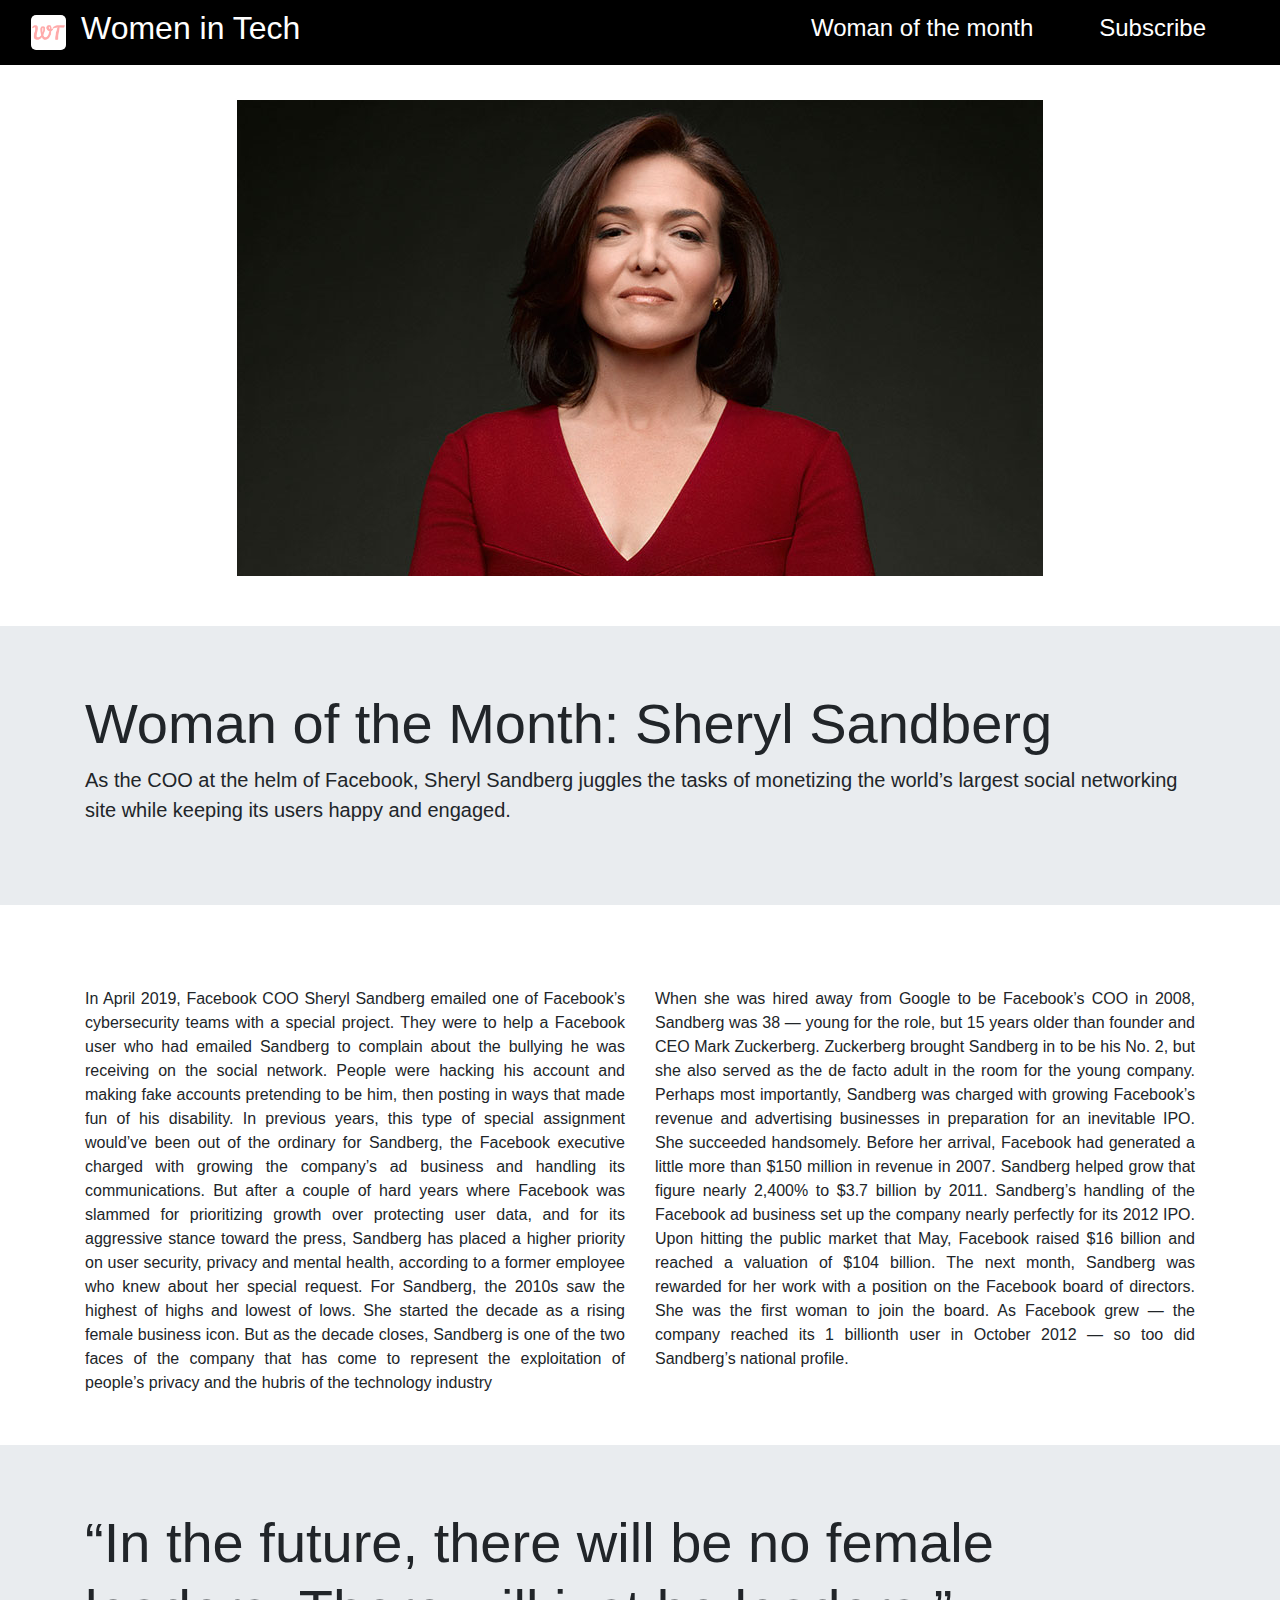
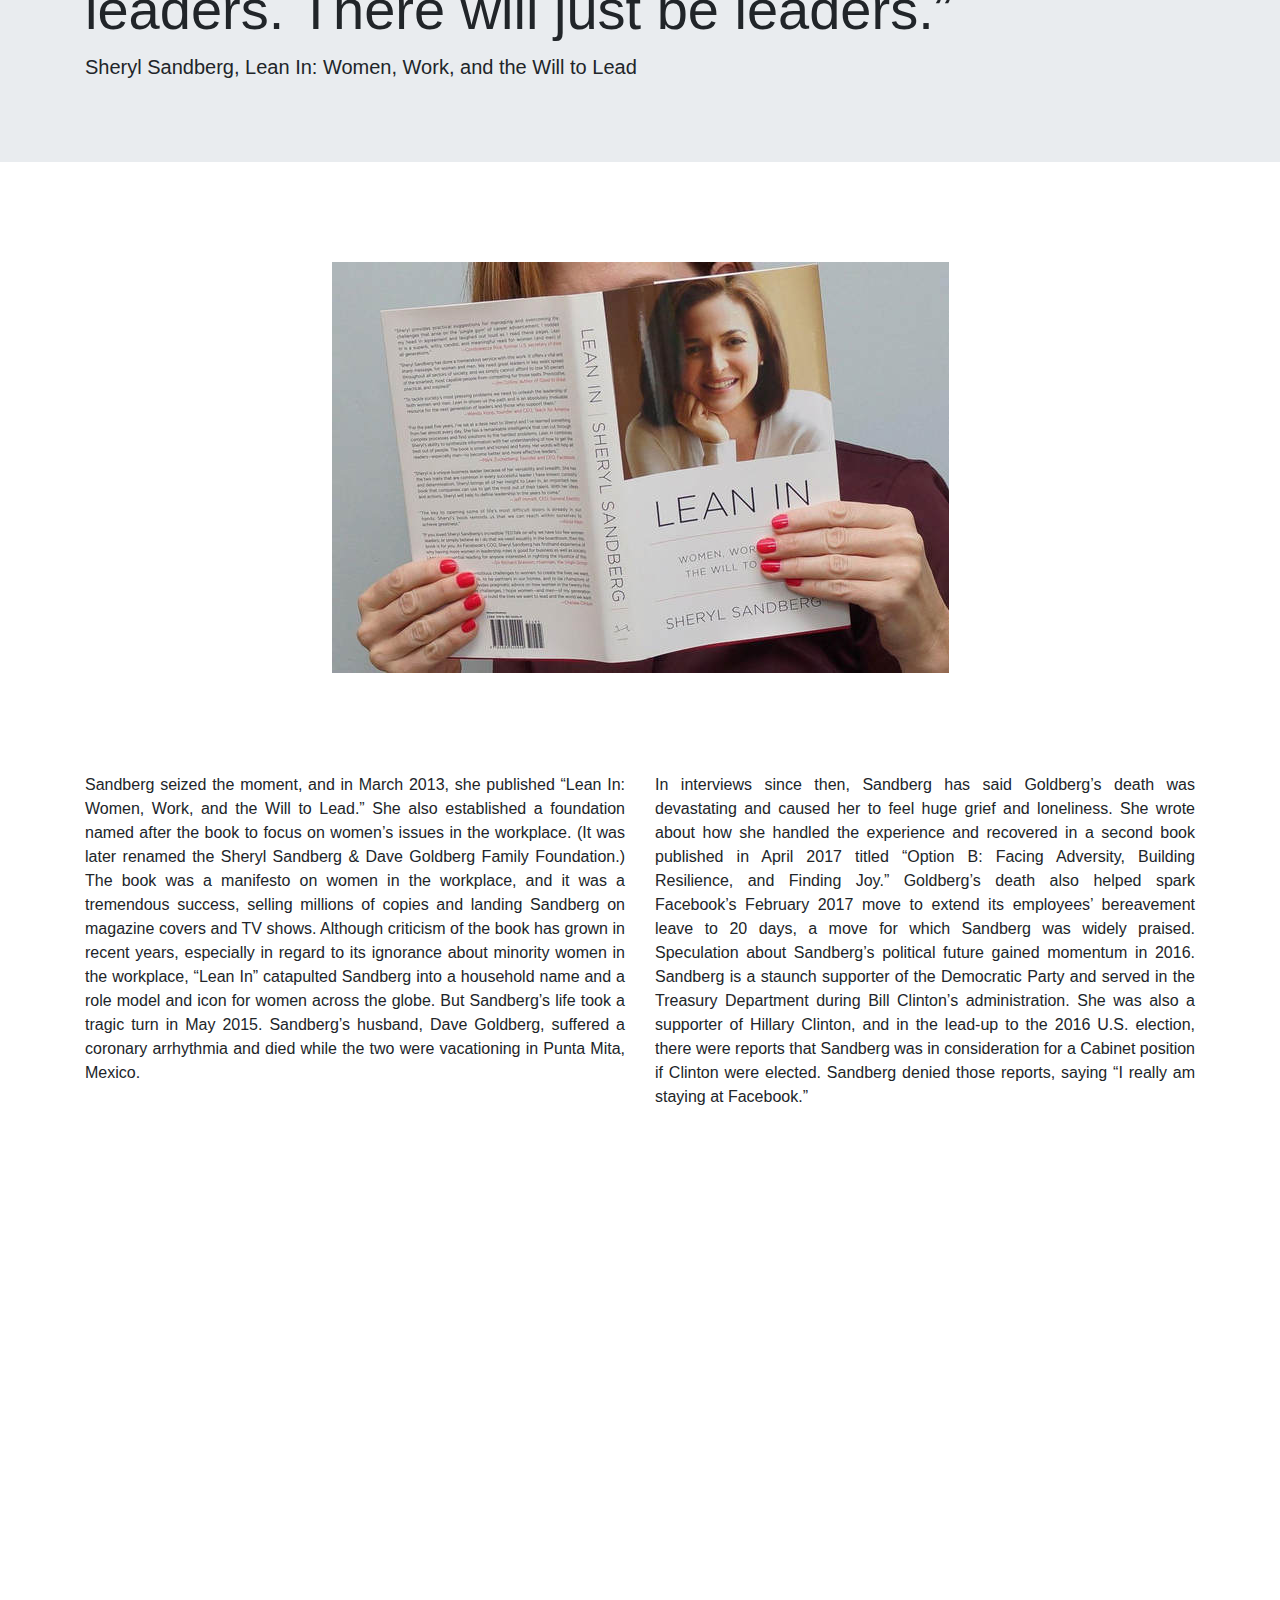
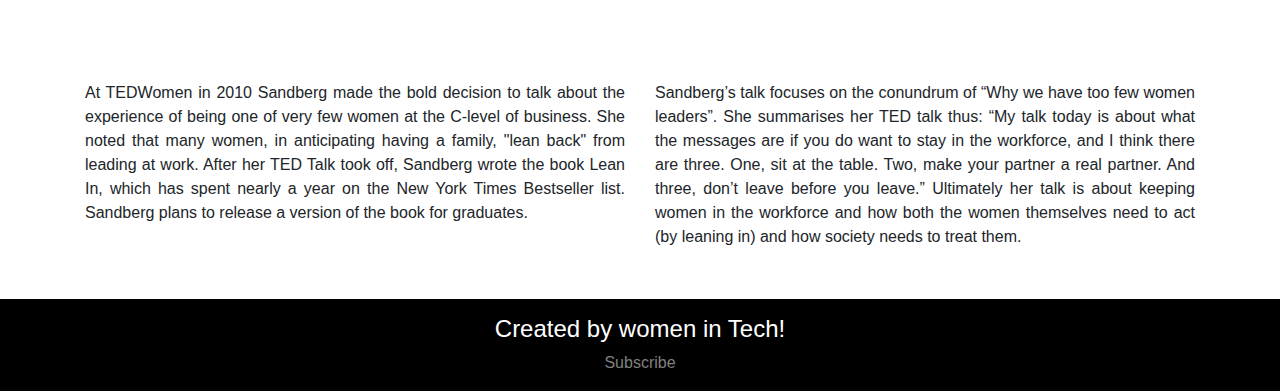
<file: index.sheryl.html>
<!doctype html>
<html lang="en">
  <head>
    <!-- Required meta tags -->
    <meta charset="utf-8">
    <meta name="viewport" content="width=device-width, initial-scale=1, shrink-to-fit=no">
    <link rel="icon" href="./Photo/wt-logo.png">
    <!-- Bootstrap CSS -->
    <link rel="stylesheet" href="https://stackpath.bootstrapcdn.com/bootstrap/4.3.1/css/bootstrap.min.css" integrity="sha384-ggOyR0iXCbMQv3Xipma34MD+dH/1fQ784/j6cY/iJTQUOhcWr7x9JvoRxT2MZw1T" crossorigin="anonymous">
    <!--CSS link-->
    <link rel="stylesheet" href="./style/style.sheryl.css"> 

    <title>Woman of the month</title>
  </head>
  <body>
    <!--Nav Bar-->
    <nav class="navbar fixed-top navbar-expand-lg navbar-dark" style="background-color: #000000;">
      <img src="./Photo/wt-logo.png" width="35" height="35" class="logo d-inline-block align-top" alt="logo">
      <a class="navbar-brand text-white" href="./index.home.html"><h2>Women in Tech</h2></a>
      <button class="navbar-toggler" type="button" data-toggle="collapse" data-target="#navbarSupportedContent" aria-controls="navbarSupportedContent" aria-expanded="false" aria-label="Toggle navigation">
        <span class="navbar-toggler-icon"></span>
      </button>
    
      <div class="collapse navbar-collapse" id="navbarSupportedContent">
        <ul class="navbar-nav ml-auto">
          <li class="nav-item active">
            <a class="nav-link text-white" href="index.sheryl.html"><h4 class="h4">Woman of the month </h4><span class="sr-only">(current)</span></a>
          </li>
          <li class="nav-item">
            <a class="nav-link text-white" href="./Subscription.html"><h4 class="h4">Subscribe</h4></a>
          </li>
                 
        </ul>
           </div>
    </nav>


    <!--Image-->  
    <div class="text-center">
      <img src="./Photo/sheryl.jpg" class="img-fluid" alt="Responsive image">
    </div>
    
    <!-- Title and quote -->
    <div class="jumbotron jumbotron-fluid">
      <div class="container">
        <h1 class="display-4">Woman of the Month: Sheryl Sandberg</h1>
        <p class="lead">As the COO at the helm of Facebook, Sheryl Sandberg juggles the tasks of monetizing the world’s largest social networking site while keeping its users happy and engaged.</p>
      </div>
    </div>


    
    <!--First Paragraph-->
    <div class="container">
      <div class="row">
          <div class="col">
            In April 2019, Facebook COO Sheryl Sandberg emailed one of Facebook’s cybersecurity teams with a special project. They were to help a Facebook user who had emailed Sandberg to complain about the bullying he was receiving on the social network. People were hacking his account and making fake accounts pretending to be him, then posting in ways that made fun of his disability.

            In previous years, this type of special assignment would’ve been out of the ordinary for Sandberg, the Facebook executive charged with growing the company’s ad business and handling its communications. But after a couple of hard years where Facebook was slammed for prioritizing growth over protecting user data, and for its aggressive stance toward the press, Sandberg has placed a higher priority on user security, privacy and mental health, according to a former employee who knew about her special request.
            
            For Sandberg, the 2010s saw the highest of highs and lowest of lows. She started the decade as a rising female business icon. But as the decade closes, Sandberg is one of the two faces of the company that has come to represent the exploitation of people’s privacy and the hubris of the technology industry


          </div>
          <div class="col">
            When she was hired away from Google to be Facebook’s COO in 2008, Sandberg was 38 — young for the role, but 15 years older than founder and CEO Mark Zuckerberg.

            Zuckerberg brought Sandberg in to be his No. 2, but she also served as the de facto adult in the room for the young company.
            
            Perhaps most importantly, Sandberg was charged with growing Facebook’s revenue and advertising businesses in preparation for an inevitable IPO.
            
            She succeeded handsomely. Before her arrival, Facebook had generated a little more than $150 million in revenue in 2007. Sandberg helped grow that figure nearly 2,400% to $3.7 billion by 2011.
            Sandberg’s handling of the Facebook ad business set up the company nearly perfectly for its 2012 IPO. Upon hitting the public market that May, Facebook raised $16 billion and reached a valuation of $104 billion.

            The next month, Sandberg was rewarded for her work with a position on the Facebook board of directors. She was the first woman to join the board.

            As Facebook grew — the company reached its 1 billionth user in October 2012 — so too did Sandberg’s national profile. 
          </div>
      </div>
    </div>

    
    <!--Book Quote-->  
      <div class="jumbotron jumbotron-fluid">
        <div class="container">
          <h1 class="display-4">“In the future, there will be no female leaders. There will just be leaders.”</h1>
          <p class="lead">Sheryl Sandberg, Lean In: Women, Work, and the Will to Lead</p>
        </div>
      </div>

    <!--Book Cover-->
    <div class="text-center">
      <img src="./Photo/book2.jpg" class="img-fluid" alt="Responsive image">
    </div>

    <!--Second Paragraph-->
    <div class="container">
      <div class="row">
          <div class="col">
            Sandberg seized the moment, and in March 2013, she published “Lean In: Women, Work, and the Will to Lead.” She also established a foundation named after the book to focus on women’s issues in the workplace. (It was later renamed the Sheryl Sandberg & Dave Goldberg Family Foundation.) The book was a manifesto on women in the workplace, and it was a tremendous success, selling millions of copies and landing Sandberg on magazine covers and TV shows. Although criticism of the book has grown in recent years, especially in regard to its ignorance about minority women in the workplace, “Lean In” catapulted Sandberg into a household name and a role model and icon for women across the globe. But Sandberg’s life took a tragic turn in May 2015. Sandberg’s husband, Dave Goldberg, suffered a coronary arrhythmia and died while the two were vacationing in Punta Mita, Mexico.
          </div>
          <div class="col">
            In interviews since then, Sandberg has said Goldberg’s death was devastating and caused her to feel huge grief and loneliness. She wrote about how she handled the experience and recovered in a second book published in April 2017 titled “Option B: Facing Adversity, Building Resilience, and Finding Joy.” Goldberg’s death also helped spark Facebook’s February 2017 move to extend its employees’ bereavement leave to 20 days, a move for which Sandberg was widely praised. Speculation about Sandberg’s political future gained momentum in 2016. Sandberg is a staunch supporter of the Democratic Party and served in the Treasury Department during Bill Clinton’s administration. She was also a supporter of Hillary Clinton, and in the lead-up to the 2016 U.S. election, there were reports that Sandberg was in consideration for a Cabinet position if Clinton were elected. Sandberg denied those reports, saying “I really am staying at Facebook.”
      </div>
     </div> 
     </div>

    <!--Youtube video-->
    <div class="text-center">
      <iframe width="560" height="315" src="https://www.youtube.com/embed/18uDutylDa4" frameborder="0" allow="accelerometer; autoplay; encrypted-media; gyroscope; picture-in-picture" allowfullscreen></iframe>
    </div>
    
  
    <!--Third Paragraph-->
    <div class="container">
      <div class="row">
          <div class="col">
            At TEDWomen in 2010 Sandberg made the bold decision to talk about the experience of being one of very few women at the C-level of business. She noted that many women, in anticipating having a family, "lean back" from leading at work. After her TED Talk took off, Sandberg wrote the book Lean In, which has spent nearly a year on the New York Times Bestseller list. Sandberg plans to release a version of the book for graduates.
          </div>
          <div class="col">
            Sandberg’s talk focuses on the conundrum of “Why we have too few women leaders”. She summarises her TED talk thus: “My talk today is about what the messages are if you do want to stay in the workforce, and I think there are three. One, sit at the table. Two, make your partner a real partner. And three, don’t leave before you leave.” Ultimately her talk is about keeping women in the workforce and how both the women themselves need to act (by leaning in) and how society needs to treat them.
      </div>
     </div> 
     </div>
     
     <footer>

      <!-- <div class="footer"><h4>Created by women in Tech!</h4></div>-->
      
      <div class="footer"><h4>Created by women in Tech!</h4>
        <a class="sub" href="./Subscription.html">Subscribe</a>
      </div>
      </footer>
  

  <!-- Optional JavaScript -->
  <!-- jQuery first, then Popper.js, then Bootstrap JS -->
  
  <script src="https://code.jquery.com/jquery-3.3.1.slim.min.js" integrity="sha384-q8i/X+965DzO0rT7abK41JStQIAqVgRVzpbzo5smXKp4YfRvH+8abtTE1Pi6jizo" crossorigin="anonymous"></script>
  <script src="https://cdnjs.cloudflare.com/ajax/libs/popper.js/1.14.7/umd/popper.min.js" integrity="sha384-UO2eT0CpHqdSJQ6hJty5KVphtPhzWj9WO1clHTMGa3JDZwrnQq4sF86dIHNDz0W1" crossorigin="anonymous"></script>
  <script src="https://stackpath.bootstrapcdn.com/bootstrap/4.3.1/js/bootstrap.min.js" integrity="sha384-JjSmVgyd0p3pXB1rRibZUAYoIIy6OrQ6VrjIEaFf/nJGzIxFDsf4x0xIM+B07jRM" crossorigin="anonymous"></script>

</body>
</html>
</file>
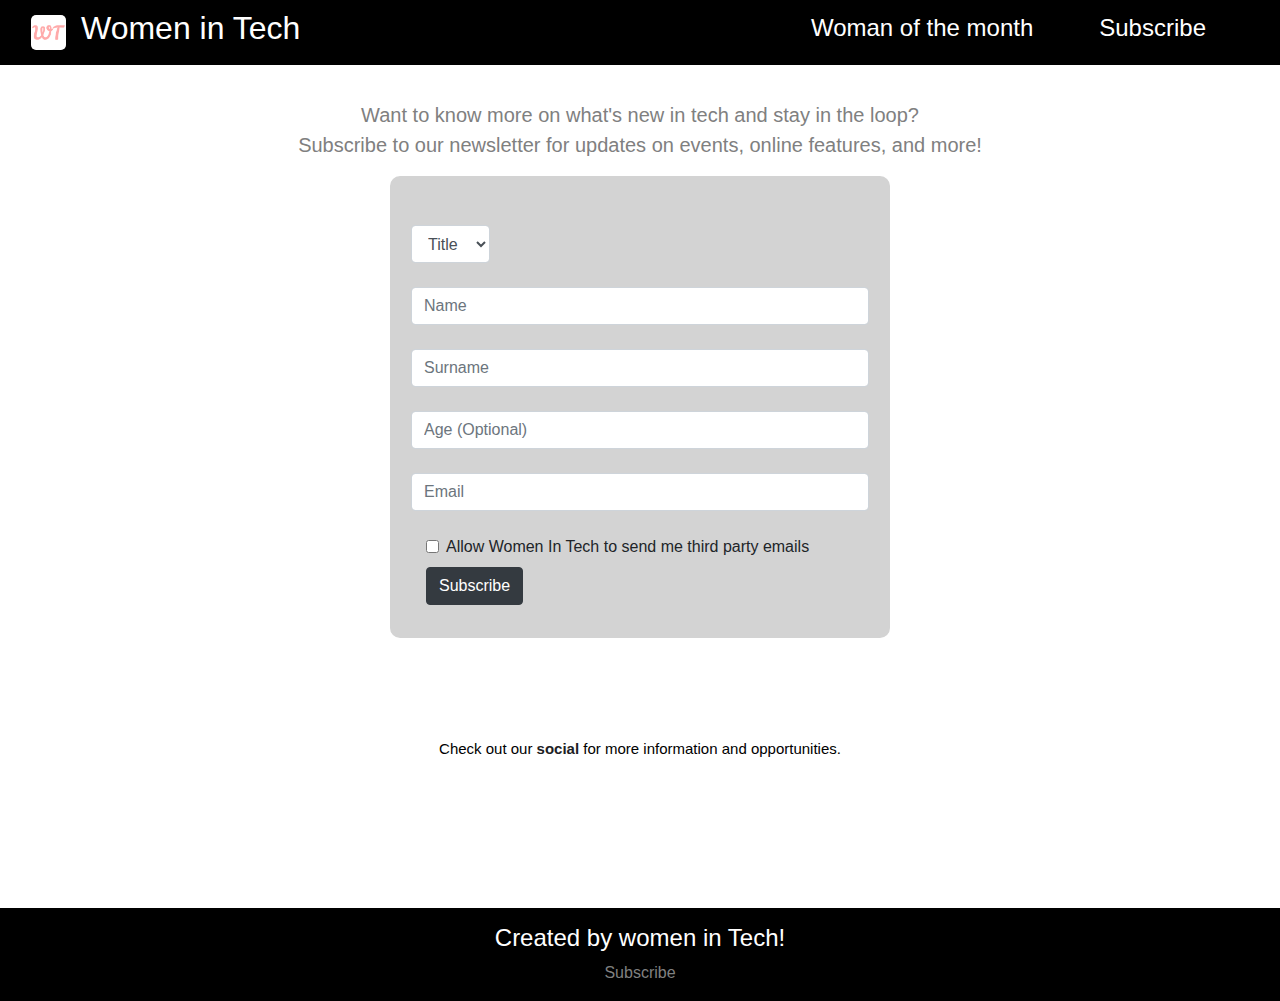
<file: Subscription.html>
<!doctype html>
<html lang="en">
  <head>
    <!-- Required meta tags -->
    <meta charset="utf-8">
    <meta name="viewport" content="width=device-width, initial-scale=1, shrink-to-fit=no">

    <!-- Bootstrap CSS -->
    <link rel="stylesheet" href="https://stackpath.bootstrapcdn.com/bootstrap/4.3.1/css/bootstrap.min.css" integrity="sha384-ggOyR0iXCbMQv3Xipma34MD+dH/1fQ784/j6cY/iJTQUOhcWr7x9JvoRxT2MZw1T" crossorigin="anonymous">
    <link rel="stylesheet" type="text/css"  href="./style/Subscription.css">
    <link rel="stylesheet" href="https://cdnjs.cloudflare.com/ajax/libs/font-awesome/4.7.0/css/font-awesome.min.css">
    
    <title>Women In Tech</title>
    </head>

  <body>
    <div id="container">
    <div id="content-wrap">
    <nav class="navbar fixed-top navbar-expand-lg navbar-dark" style="background-color: #000000;">
      <img src="./Photo/wt-logo.png" width="35" height="35" class="logo d-inline-block align-top" alt="logo">
      <a class="navbar-brand text-white" href="./index.home.html"><h2>Women in Tech</h2></a>
      <button class="navbar-toggler" type="button" data-toggle="collapse" data-target="#navbarSupportedContent" aria-controls="navbarSupportedContent" aria-expanded="false" aria-label="Toggle navigation">
        <span class="navbar-toggler-icon"></span>
      </button>
    
      <div class="collapse navbar-collapse" id="navbarSupportedContent">
        <ul class="navbar-nav ml-auto">
          <li class="nav-item active">
            <a class="nav-link text-white" href="index.sheryl.html"><h4 class="h4">Woman of the month </h4><span class="sr-only">(current)</span></a>
          </li>
          <li class="nav-item">
            <a class="nav-link text-white" href="./Subscription.html"><h4 class="h4">Subscribe</h4></a>
          </li>
                 
        </ul>
           </div>
    </nav>
   
    <p>Want to know more on what's new in tech and stay in the loop? <br> Subscribe to our newsletter for updates on events, online features, and more!</p>


    <form id="form">   
        <div class="form-row align-items-center">
          <div class="col-auto">
            <label for="inlineFormInput"></label>
            <select id="dropdown" class="form-control">
              <option selected>Title</option>
              <option>Miss</option>
              <option>Mrs</option>
              <option>Ms</option>
              <option>Mr</option>
            </select>
          </div>
        </div>



          <br>
          <div class="from-row align-items-center">
            <div class="col-md-14">
              <label class="sr-only" for="inlineFormInputGroup">Name</label>
              <input type="text" class="form-control" id="inlineFormInputGroup" placeholder="Name">
              </div>
              <br>
              <div class="col-md-14">
                  <label class="sr-only" for="inlineFormInputGroup">Surname</label>
                  <input type="text" class="form-control" id="inlineFormInputGroup" placeholder="Surname">
              </div>
            </div>

            <br>

            <div class="col-md-14">
              <label class="sr-only" for="inlineFormInputGroup">Age</label>
              <input type="text" class="form-control" id="inlineFormInputGroup" placeholder="Age (Optional)">
              </div>

            <br>

            <div class="from-row align-items-center">
              <div class="col-md-14">
                <label class="sr-only" for="inlineFormInputGroup">Email</label>
                <input type="text" class="form-control" id="inlineFormInputGroup" placeholder="Email">
                </div>

            <br>

          <div class="col-auto">
            <div class="form-check mb-2">
              <input class="form-check-input" type="checkbox" id="autoSizingCheck">
              <label class="form-check-label" for="autoSizingCheck">
                Allow Women In Tech to send me third party emails
              </label>
            </div>
          </div>

          <div class="col-auto">
            <button type="submit" class="btn btn-dark mb-2">Subscribe</button>
          </div>
        </div>

</form>
<p class="text">Check out our <a class="social" href="https://twitter.com/womenintech?ref_src=twsrc%5Egoogle%7Ctwcamp%5Eserp%7Ctwgr%5Eauthor" target="_blank">social</a> for more information and opportunities.
</p>
    </div>
     <footer id="footer">
      <div class="footer"><h4>Created by women in Tech!</h4>
        <a class="sub" href="./Subscription.html">Subscribe</a>
            </div>
    </footer>



      <!-- Optional JavaScript -->
    <!-- jQuery first, then Popper.js, then Bootstrap JS -->
    <script src="https://code.jquery.com/jquery-3.3.1.slim.min.js" integrity="sha384-q8i/X+965DzO0rT7abK41JStQIAqVgRVzpbzo5smXKp4YfRvH+8abtTE1Pi6jizo" crossorigin="anonymous"></script>
    <script src="https://cdnjs.cloudflare.com/ajax/libs/popper.js/1.14.7/umd/popper.min.js" integrity="sha384-UO2eT0CpHqdSJQ6hJty5KVphtPhzWj9WO1clHTMGa3JDZwrnQq4sF86dIHNDz0W1" crossorigin="anonymous"></script>
    <script src="https://stackpath.bootstrapcdn.com/bootstrap/4.3.1/js/bootstrap.min.js" integrity="sha384-JjSmVgyd0p3pXB1rRibZUAYoIIy6OrQ6VrjIEaFf/nJGzIxFDsf4x0xIM+B07jRM" crossorigin="anonymous"></script>
  </div>
  </body>

</html>
</file>
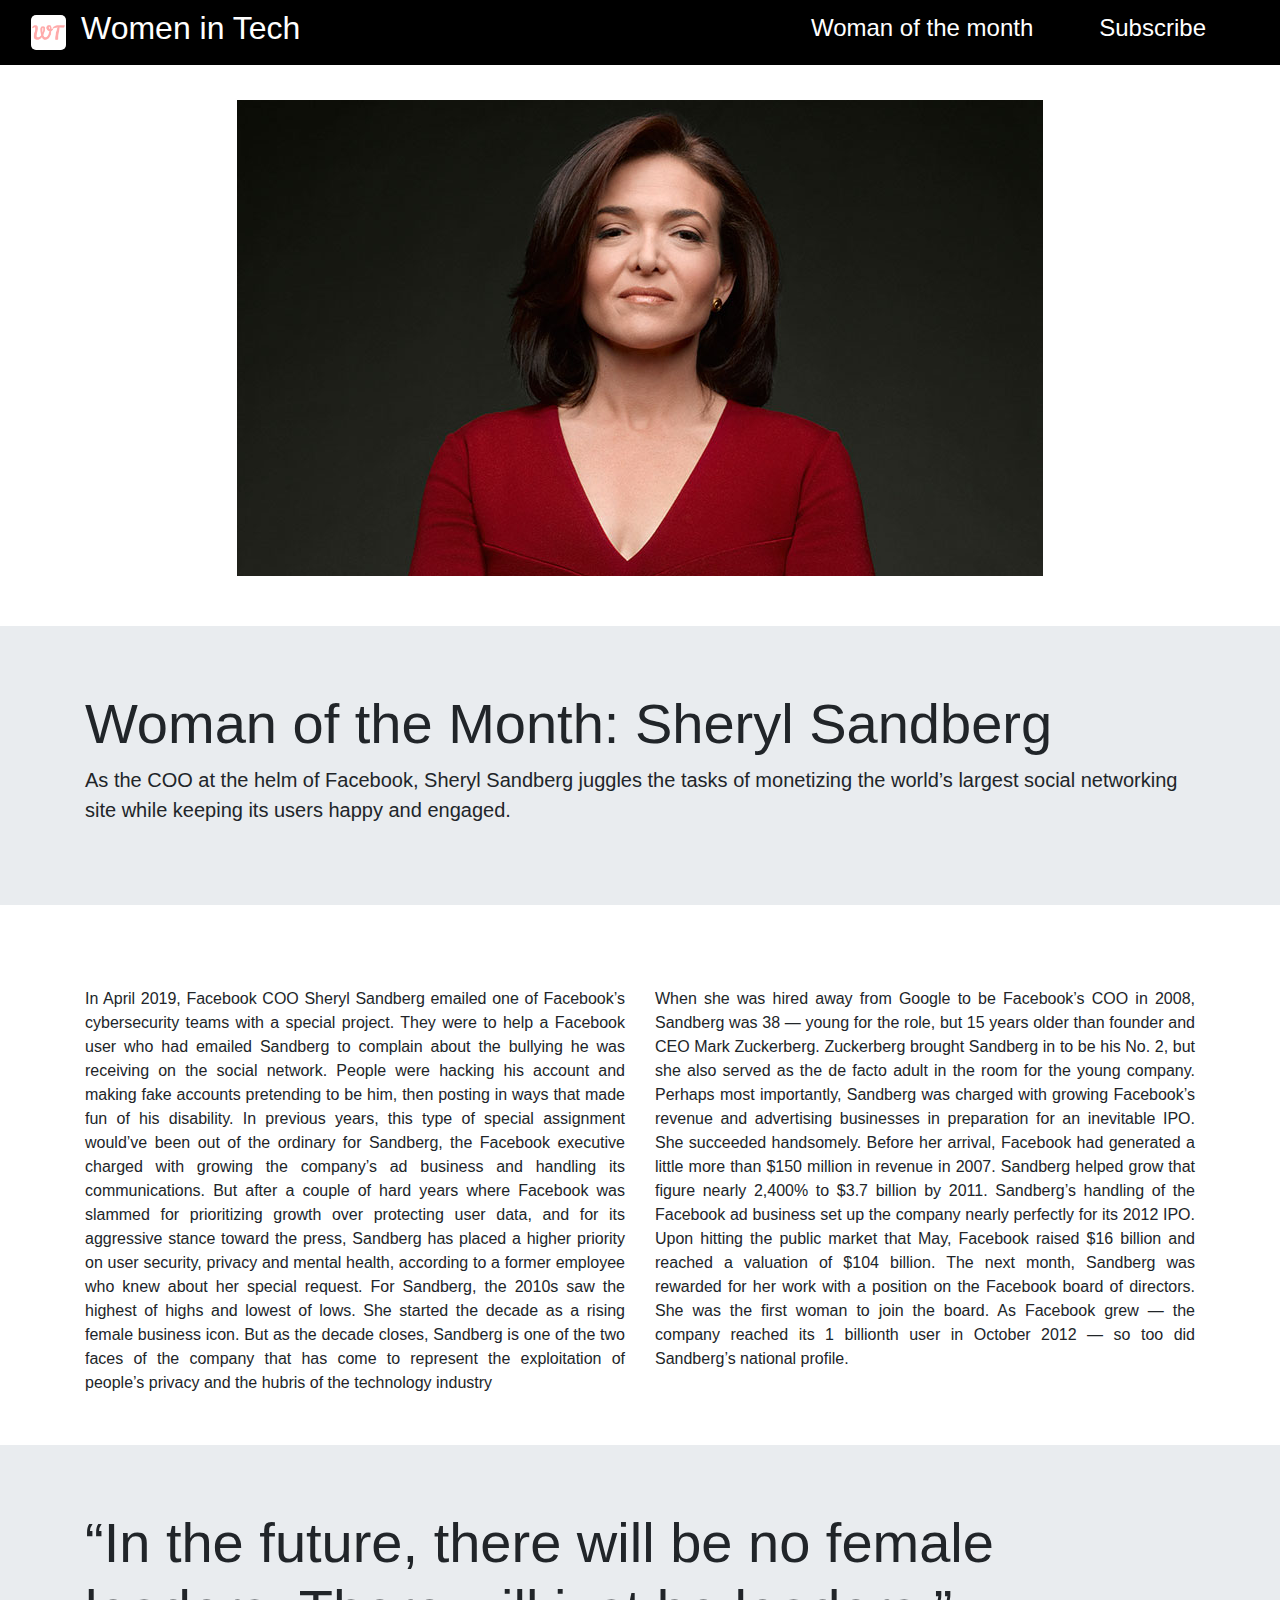
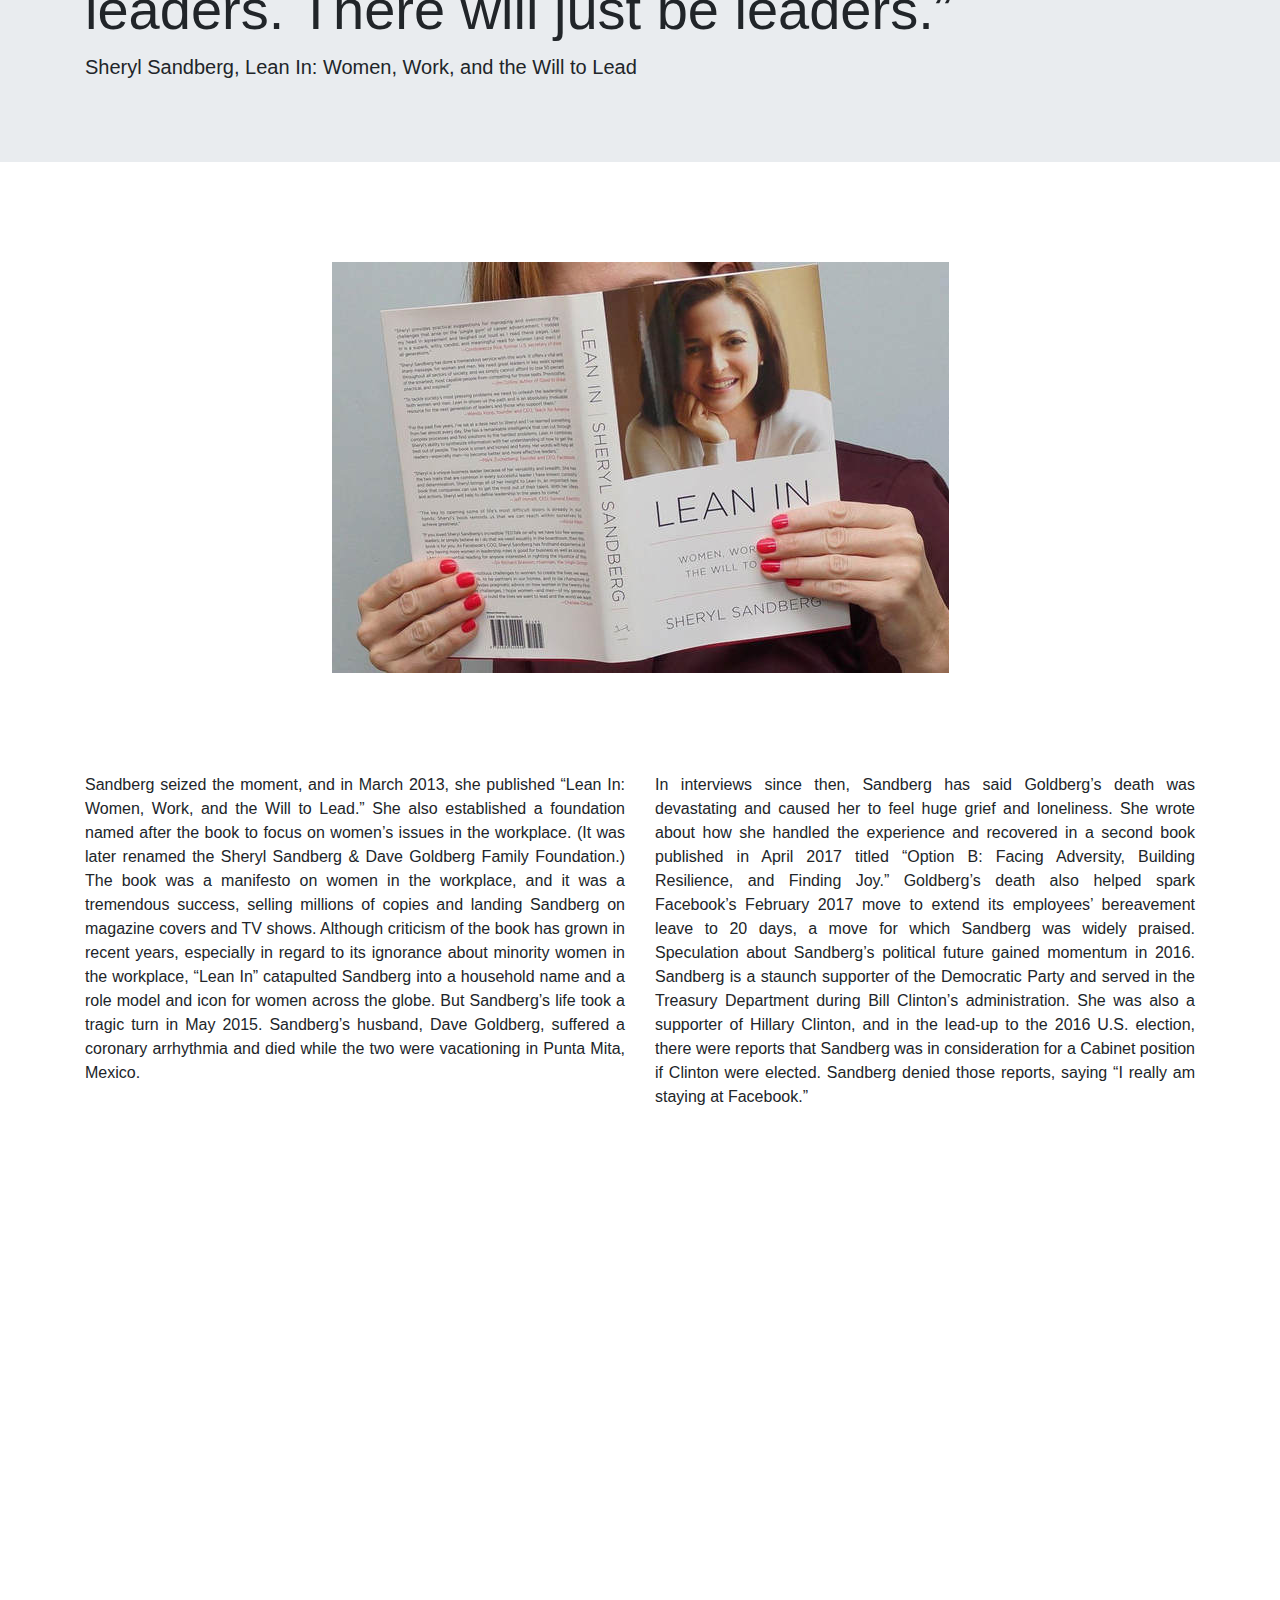
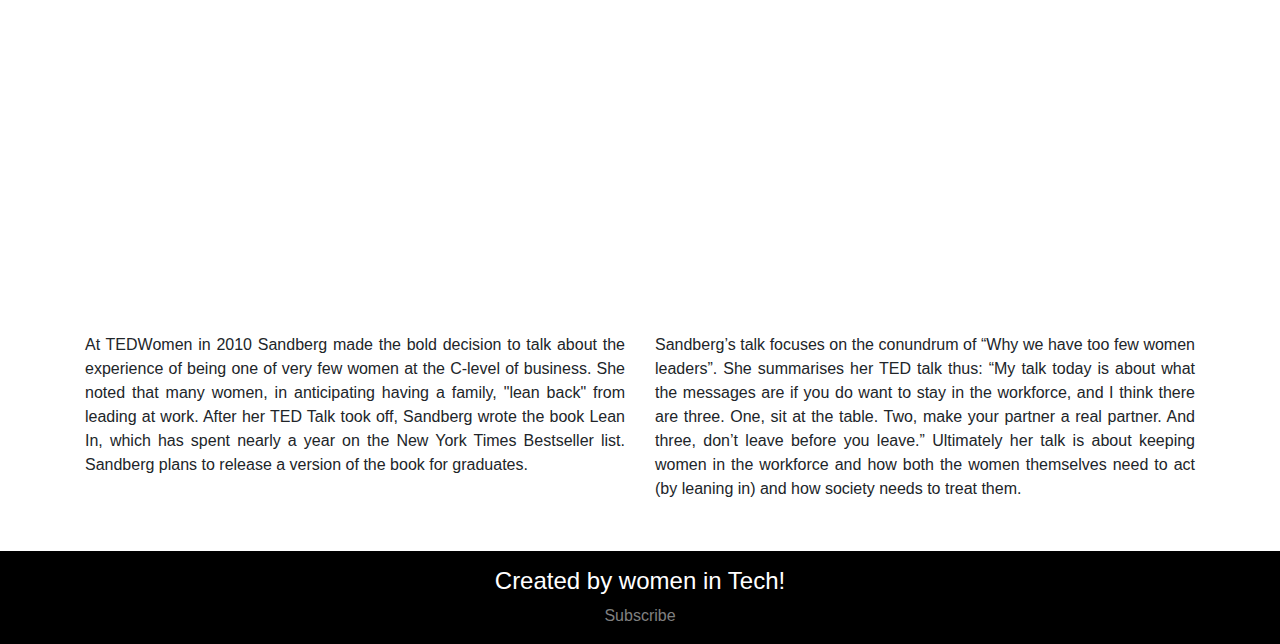
<file: Sheryl_Page/index.sheryl.html>
<!doctype html>
<html lang="en">
  <head>
    <!-- Required meta tags -->
    <meta charset="utf-8">
    <meta name="viewport" content="width=device-width, initial-scale=1, shrink-to-fit=no">
    <link rel="icon" href="./Photo/wt-logo.png">
    <!-- Bootstrap CSS -->
    <link rel="stylesheet" href="https://stackpath.bootstrapcdn.com/bootstrap/4.3.1/css/bootstrap.min.css" integrity="sha384-ggOyR0iXCbMQv3Xipma34MD+dH/1fQ784/j6cY/iJTQUOhcWr7x9JvoRxT2MZw1T" crossorigin="anonymous">
    <!--CSS link-->
    <link rel="stylesheet" href="/Sheryl_Page/Style/style.sheryl.css"> 

    <title>Woman of the month</title>
  </head>
  <body>
    <!--Nav Bar-->
    <nav class="navbar fixed-top navbar-expand-lg navbar-dark" style="background-color: #000000;">
      <img src="/Photo/wt-logo.png" width="35" height="35" class="logo d-inline-block align-top" alt="logo">
      <a class="navbar-brand text-white" href="/index.html"><h2>Women in Tech</h2></a>
      <button class="navbar-toggler" type="button" data-toggle="collapse" data-target="#navbarSupportedContent" aria-controls="navbarSupportedContent" aria-expanded="false" aria-label="Toggle navigation">
        <span class="navbar-toggler-icon"></span>
      </button>
    
      <div class="collapse navbar-collapse" id="navbarSupportedContent">
        <ul class="navbar-nav ml-auto">
          <li class="nav-item active">
            <a class="nav-link text-white" href="/Sheryl_Page/index.sheryl.html"><h4 class="h4">Woman of the month </h4><span class="sr-only">(current)</span></a>
          </li>
          <li class="nav-item">
            <a class="nav-link text-white" href="/Subscription/Subscription.html"><h4 class="h4">Subscribe</h4></a>
          </li>
                 
        </ul>
           </div>
    </nav>


    <!--Image-->  
    <div class="text-center">
      <img src="/Photo/sheryl.jpg" class="img-fluid" alt="Responsive image">
    </div>
    
    <!-- Title and quote -->
    <div class="jumbotron jumbotron-fluid">
      <div class="container">
        <h1 class="display-4">Woman of the Month: Sheryl Sandberg</h1>
        <p class="lead">As the COO at the helm of Facebook, Sheryl Sandberg juggles the tasks of monetizing the world’s largest social networking site while keeping its users happy and engaged.</p>
      </div>
    </div>


    
    <!--First Paragraph-->
    <div class="container">
      <div class="row">
          <div class="col">
            In April 2019, Facebook COO Sheryl Sandberg emailed one of Facebook’s cybersecurity teams with a special project. They were to help a Facebook user who had emailed Sandberg to complain about the bullying he was receiving on the social network. People were hacking his account and making fake accounts pretending to be him, then posting in ways that made fun of his disability.

            In previous years, this type of special assignment would’ve been out of the ordinary for Sandberg, the Facebook executive charged with growing the company’s ad business and handling its communications. But after a couple of hard years where Facebook was slammed for prioritizing growth over protecting user data, and for its aggressive stance toward the press, Sandberg has placed a higher priority on user security, privacy and mental health, according to a former employee who knew about her special request.
            
            For Sandberg, the 2010s saw the highest of highs and lowest of lows. She started the decade as a rising female business icon. But as the decade closes, Sandberg is one of the two faces of the company that has come to represent the exploitation of people’s privacy and the hubris of the technology industry


          </div>
          <div class="col">
            When she was hired away from Google to be Facebook’s COO in 2008, Sandberg was 38 — young for the role, but 15 years older than founder and CEO Mark Zuckerberg.

            Zuckerberg brought Sandberg in to be his No. 2, but she also served as the de facto adult in the room for the young company.
            
            Perhaps most importantly, Sandberg was charged with growing Facebook’s revenue and advertising businesses in preparation for an inevitable IPO.
            
            She succeeded handsomely. Before her arrival, Facebook had generated a little more than $150 million in revenue in 2007. Sandberg helped grow that figure nearly 2,400% to $3.7 billion by 2011.
            Sandberg’s handling of the Facebook ad business set up the company nearly perfectly for its 2012 IPO. Upon hitting the public market that May, Facebook raised $16 billion and reached a valuation of $104 billion.

            The next month, Sandberg was rewarded for her work with a position on the Facebook board of directors. She was the first woman to join the board.

            As Facebook grew — the company reached its 1 billionth user in October 2012 — so too did Sandberg’s national profile. 
          </div>
      </div>
    </div>

    
    <!--Book Quote-->  
      <div class="jumbotron jumbotron-fluid">
        <div class="container">
          <h1 class="display-4">“In the future, there will be no female leaders. There will just be leaders.”</h1>
          <p class="lead">Sheryl Sandberg, Lean In: Women, Work, and the Will to Lead</p>
        </div>
      </div>

    <!--Book Cover-->
    <div class="text-center">
      <img src="/Photo/book2.jpg" class="img-fluid" alt="Responsive image">
    </div>

    <!--Second Paragraph-->
    <div class="container">
      <div class="row">
          <div class="col">
            Sandberg seized the moment, and in March 2013, she published “Lean In: Women, Work, and the Will to Lead.” She also established a foundation named after the book to focus on women’s issues in the workplace. (It was later renamed the Sheryl Sandberg & Dave Goldberg Family Foundation.) The book was a manifesto on women in the workplace, and it was a tremendous success, selling millions of copies and landing Sandberg on magazine covers and TV shows. Although criticism of the book has grown in recent years, especially in regard to its ignorance about minority women in the workplace, “Lean In” catapulted Sandberg into a household name and a role model and icon for women across the globe. But Sandberg’s life took a tragic turn in May 2015. Sandberg’s husband, Dave Goldberg, suffered a coronary arrhythmia and died while the two were vacationing in Punta Mita, Mexico.
          </div>
          <div class="col">
            In interviews since then, Sandberg has said Goldberg’s death was devastating and caused her to feel huge grief and loneliness. She wrote about how she handled the experience and recovered in a second book published in April 2017 titled “Option B: Facing Adversity, Building Resilience, and Finding Joy.” Goldberg’s death also helped spark Facebook’s February 2017 move to extend its employees’ bereavement leave to 20 days, a move for which Sandberg was widely praised. Speculation about Sandberg’s political future gained momentum in 2016. Sandberg is a staunch supporter of the Democratic Party and served in the Treasury Department during Bill Clinton’s administration. She was also a supporter of Hillary Clinton, and in the lead-up to the 2016 U.S. election, there were reports that Sandberg was in consideration for a Cabinet position if Clinton were elected. Sandberg denied those reports, saying “I really am staying at Facebook.”
      </div>
     </div> 
     </div>

    <!--Youtube video-->
    <div class="container">
      <div class="row">
        <div class="col">
    <div class="embed-responsive embed-responsive-16by9">
      <iframe class="embed-responsive-item" src="https://www.youtube.com/embed/18uDutylDa4" allowfullscreen></iframe>
    </div> 
  </div> 
</div> 
</div> 

    <!--
    <div class="text-center">
      <iframe width="560" height="315" src="https://www.youtube.com/embed/18uDutylDa4" frameborder="0" allow="accelerometer; autoplay; encrypted-media; gyroscope; picture-in-picture" allowfullscreen></iframe>
    </div>
 -->
  
    <!--Third Paragraph-->
    <div class="container">
      <div class="row">
          <div class="col">
            At TEDWomen in 2010 Sandberg made the bold decision to talk about the experience of being one of very few women at the C-level of business. She noted that many women, in anticipating having a family, "lean back" from leading at work. After her TED Talk took off, Sandberg wrote the book Lean In, which has spent nearly a year on the New York Times Bestseller list. Sandberg plans to release a version of the book for graduates.
          </div>
          <div class="col">
            Sandberg’s talk focuses on the conundrum of “Why we have too few women leaders”. She summarises her TED talk thus: “My talk today is about what the messages are if you do want to stay in the workforce, and I think there are three. One, sit at the table. Two, make your partner a real partner. And three, don’t leave before you leave.” Ultimately her talk is about keeping women in the workforce and how both the women themselves need to act (by leaning in) and how society needs to treat them.
      </div>
     </div> 
     </div>
     
     <footer>

      <!-- <div class="footer"><h4>Created by women in Tech!</h4></div>-->
      
      <div class="footer"><h4>Created by women in Tech!</h4>
        <a class="sub" href="/Subscription/Subscription.html">Subscribe</a>
      </div>
      </footer>
  

  <!-- Optional JavaScript -->
  <!-- jQuery first, then Popper.js, then Bootstrap JS -->
  
  <script src="https://code.jquery.com/jquery-3.3.1.slim.min.js" integrity="sha384-q8i/X+965DzO0rT7abK41JStQIAqVgRVzpbzo5smXKp4YfRvH+8abtTE1Pi6jizo" crossorigin="anonymous"></script>
  <script src="https://cdnjs.cloudflare.com/ajax/libs/popper.js/1.14.7/umd/popper.min.js" integrity="sha384-UO2eT0CpHqdSJQ6hJty5KVphtPhzWj9WO1clHTMGa3JDZwrnQq4sF86dIHNDz0W1" crossorigin="anonymous"></script>
  <script src="https://stackpath.bootstrapcdn.com/bootstrap/4.3.1/js/bootstrap.min.js" integrity="sha384-JjSmVgyd0p3pXB1rRibZUAYoIIy6OrQ6VrjIEaFf/nJGzIxFDsf4x0xIM+B07jRM" crossorigin="anonymous"></script>

</body>
</html>
</file>
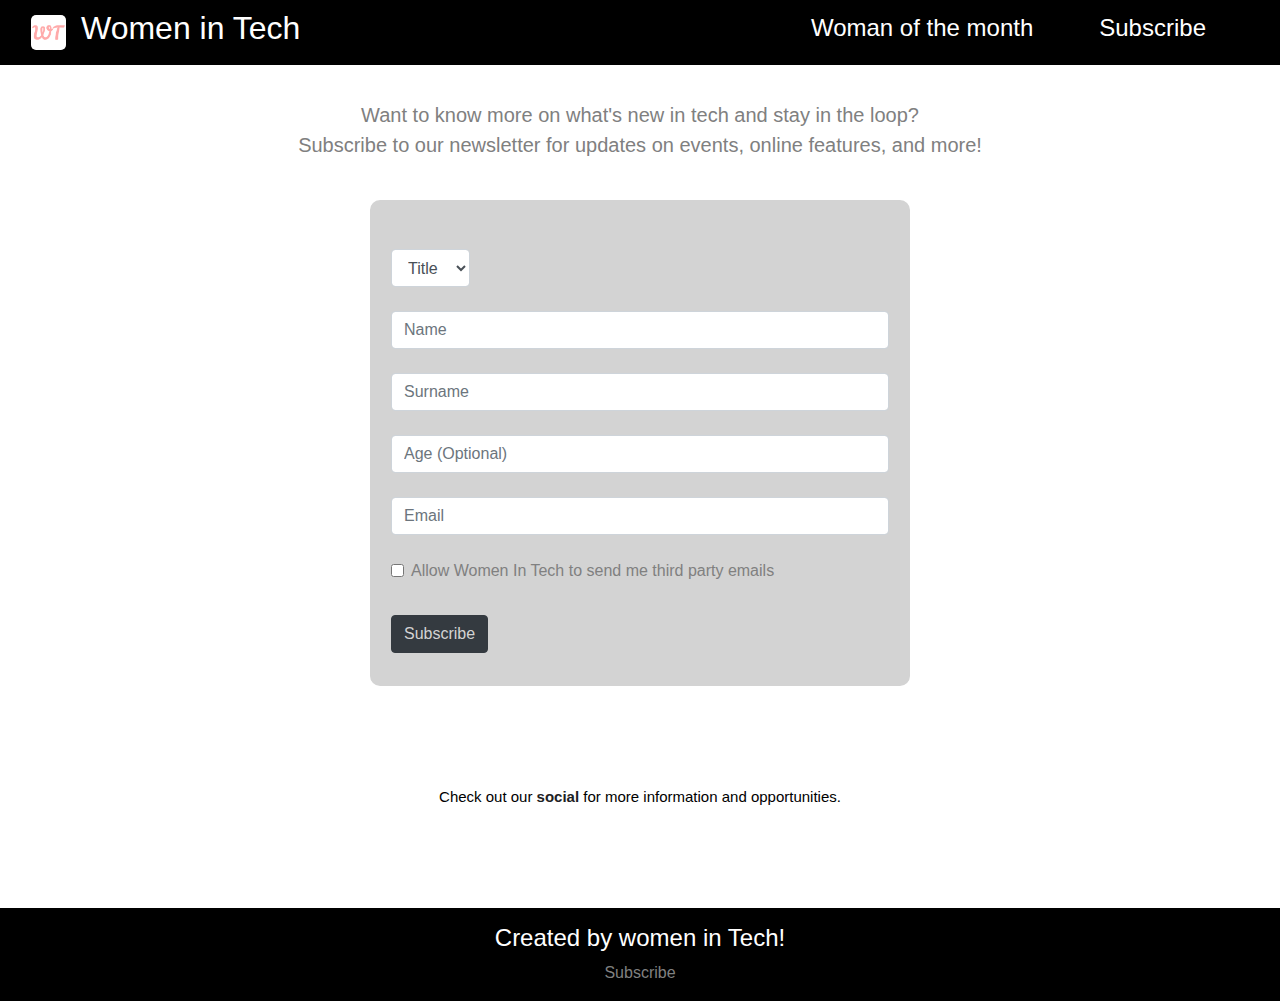
<file: Subscription/Subscription.html>
<!doctype html>
<html lang="en">
  <head>
    <!-- Required meta tags -->
    <meta charset="utf-8">
    <meta name="viewport" content="width=device-width, initial-scale=1, shrink-to-fit=no">
    <link rel="icon" href="./Photo/wt-logo.png">

    <!-- Bootstrap CSS -->
    <link rel="stylesheet" href="https://stackpath.bootstrapcdn.com/bootstrap/4.3.1/css/bootstrap.min.css" integrity="sha384-ggOyR0iXCbMQv3Xipma34MD+dH/1fQ784/j6cY/iJTQUOhcWr7x9JvoRxT2MZw1T" crossorigin="anonymous">
    <link rel="stylesheet" type="text/css"  href="/Subscription/Style/Subscription.css">
    <link rel="stylesheet" href="https://cdnjs.cloudflare.com/ajax/libs/font-awesome/4.7.0/css/font-awesome.min.css">
    
    <title>Women In Tech</title>
    </head>

  <body>
    <div id="container">
    <div id="content-wrap">
    <nav class="navbar fixed-top navbar-expand-lg navbar-dark" style="background-color: #000000;">
      <img src="/Photo/wt-logo.png" width="35" height="35" class="logo d-inline-block align-top" alt="logo">
      <a class="navbar-brand text-white" href="/index.html"><h2>Women in Tech</h2></a>
      <button class="navbar-toggler" type="button" data-toggle="collapse" data-target="#navbarSupportedContent" aria-controls="navbarSupportedContent" aria-expanded="false" aria-label="Toggle navigation">
        <span class="navbar-toggler-icon"></span>
      </button>
    
      <div class="collapse navbar-collapse" id="navbarSupportedContent">
        <ul class="navbar-nav ml-auto">
          <li class="nav-item active">
            <a class="nav-link text-white" href="/Sheryl_Page/index.sheryl.html"><h4 class="h4">Woman of the month </h4><span class="sr-only">(current)</span></a>
          </li>
          <li class="nav-item">
            <a class="nav-link text-white" href="/Subscription/Subscription.html"><h4 class="h4">Subscribe</h4></a>
          </li>
                 
        </ul>
           </div>
    </nav>
   
    <p>Want to know more on what's new in tech and stay in the loop? <br> Subscribe to our newsletter for updates on events, online features, and more!</p>

    <div class="sub container">
      <div class="row justify-content-md-center">
        <div class="col-md-6">
    <form id="form ">   
      <div class="row">
        <div class="col-auto">
          <label for="inlineFormInput"></label>
          <select id="dropdown" class="form-control">
            <option selected>Title</option>
            <option>Miss</option>
            <option>Mrs</option>
            <option>Ms</option>
            <option>Mr</option>
          </select>
        </div>
      </div>

        <br>
        <div class="row justify-content-md-center">
          <div class="col-sm">
            <label class="sr-only" for="inlineFormInputGroup">Name</label>
            <input type="text" class="form-control" id="inlineFormInputGroup" placeholder="Name">
            </div>
          </div>
            <br>

          <div class="row justify-content-md-center"> 
            <div class="col-sm">
                <label class="sr-only" for="inlineFormInputGroup">Surname</label>
                <input type="text" class="form-control" id="inlineFormInputGroup" placeholder="Surname">
            </div>
          </div>
          
          <br>

          <div class="row justify-content-md-center">
          <div class="col-sm">
            <label class="sr-only" for="inlineFormInputGroup">Age</label>
            <input type="number" class="form-control" id="inlineFormInputGroup" placeholder="Age (Optional)">
            </div>
          </div>
          <br>

          <div class="row justify-content-md-center">
            <div class="col-sm">
              <label class="sr-only" for="inlineFormInputGroup">Email</label>
              <input type="email" class="form-control" id="inlineFormInputGroup" placeholder="Email">
              </div>
            </div>

          <br>

        <div class="row">
        <div class="col-auto">
          <div class="form-check mb-2">
            <input class="form-check-input" type="checkbox" id="autoSizingCheck">
            <label class="form-check-label" for="autoSizingCheck">
              Allow Women In Tech to send me third party emails
            </label>
          </div>
        </div>
      </div>
      <br>
      <div class="row">
        <div class="col-auto">
          <button type="submit" class="btn btn-dark mb-2"><a class="subscr" href="/success/index.seccess.html" target="_blank">Subscribe</a></button>
        </div>
      </div>

</form>
</div> 
</div> 
</div> 
<p class="text">Check out our <a class="social" href="https://twitter.com/womenintech?ref_src=twsrc%5Egoogle%7Ctwcamp%5Eserp%7Ctwgr%5Eauthor" target="_blank">social</a> for more information and opportunities.
</p>
    </div>
     <footer id="footer">
      <div class="footer"><h4>Created by women in Tech!</h4>
        <a class="sub" href="/Subscription/Subscription.html">Subscribe</a>
            </div>
    </footer>



      <!-- Optional JavaScript -->
    <!-- jQuery first, then Popper.js, then Bootstrap JS -->
    <script src="https://code.jquery.com/jquery-3.3.1.slim.min.js" integrity="sha384-q8i/X+965DzO0rT7abK41JStQIAqVgRVzpbzo5smXKp4YfRvH+8abtTE1Pi6jizo" crossorigin="anonymous"></script>
    <script src="https://cdnjs.cloudflare.com/ajax/libs/popper.js/1.14.7/umd/popper.min.js" integrity="sha384-UO2eT0CpHqdSJQ6hJty5KVphtPhzWj9WO1clHTMGa3JDZwrnQq4sF86dIHNDz0W1" crossorigin="anonymous"></script>
    <script src="https://stackpath.bootstrapcdn.com/bootstrap/4.3.1/js/bootstrap.min.js" integrity="sha384-JjSmVgyd0p3pXB1rRibZUAYoIIy6OrQ6VrjIEaFf/nJGzIxFDsf4x0xIM+B07jRM" crossorigin="anonymous"></script>
  </div>
  </body>

</html>
</file>
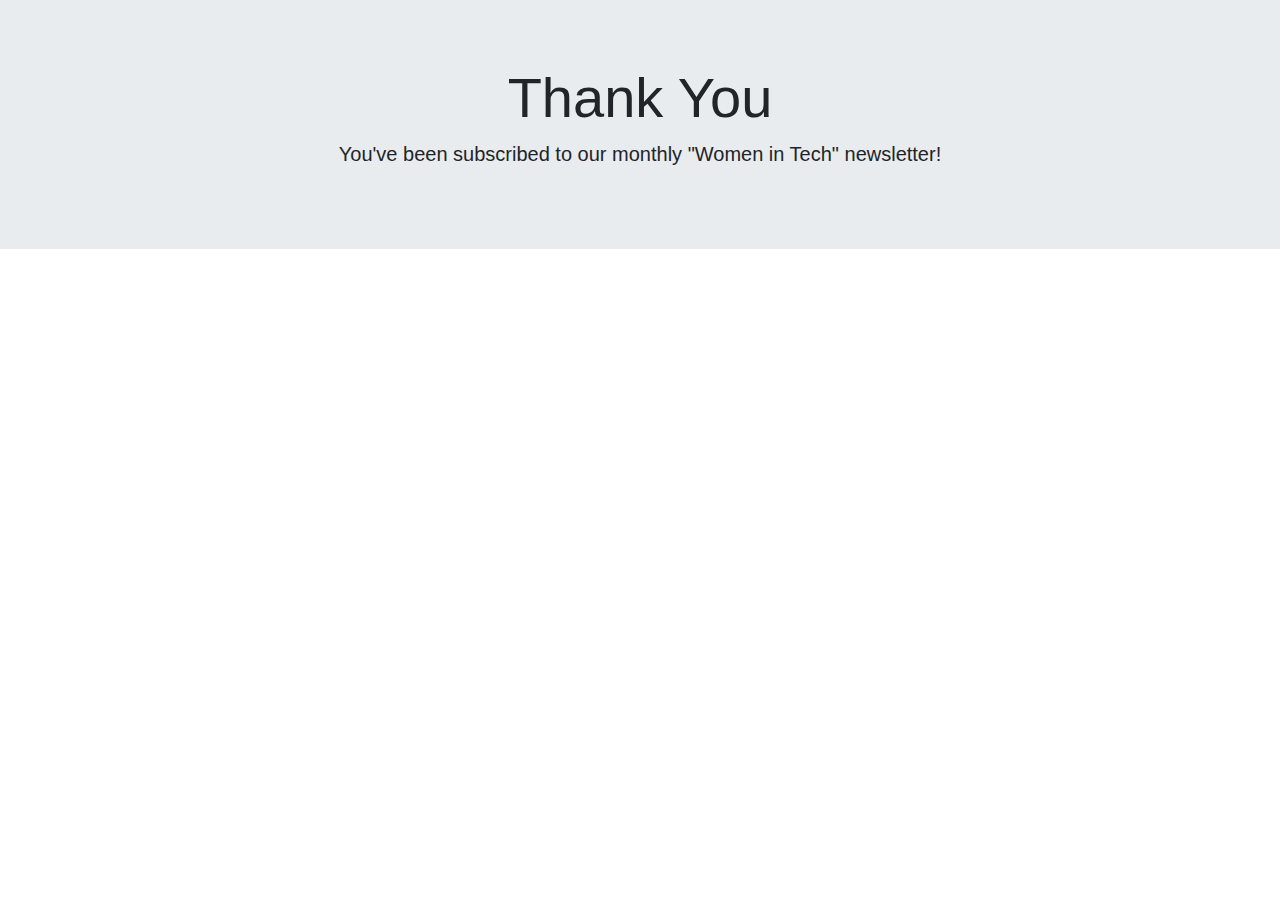
<file: success/index.seccess.html>
<!doctype html>
<html lang="en">
  <head>
    <!-- Required meta tags -->
    <meta charset="utf-8">
    <meta name="viewport" content="width=device-width, initial-scale=1, shrink-to-fit=no">

    <!-- Bootstrap CSS -->
    <link rel="stylesheet" href="https://stackpath.bootstrapcdn.com/bootstrap/4.3.1/css/bootstrap.min.css" integrity="sha384-ggOyR0iXCbMQv3Xipma34MD+dH/1fQ784/j6cY/iJTQUOhcWr7x9JvoRxT2MZw1T" crossorigin="anonymous">
    <link rel="stylesheet" type="text/css"  href="/success/style/style.css">
    <link rel="stylesheet" href="https://cdnjs.cloudflare.com/ajax/libs/font-awesome/4.7.0/css/font-awesome.min.css">
    
    <title>Women In Tech</title>
    </head>
    <body>

        <div class="jumbotron jumbotron-fluid">
          <div class="container">
            <h1 class="display-4">Thank You</h1>
            <p class="lead">You've been subscribed to our monthly "Women in Tech" newsletter!</p>
          </div>
        </div>
    
    
      </body>
    </html>
</file>
<file: style/style.css>
body{
 
 width: 100%;
  
}

.navbar{
  padding-bottom: 0;
  padding-top: 0;
}

.logo{
  margin: 15px;
  border-radius:5px;
}

.h4{
  padding-right:50px;
}

.content-image{
  width: 95%;
  height: 20em;
  margin-bottom: 20px;
  margin-right: 10px;
  border: 0.5px solid black;
  border-radius: 15px;
  box-shadow: 9px 4px 21px -5px rgba(0,0,0,0.68);
  -webkit-box-shadow: 9px 4px 21px -5px rgba(0,0,0,0.68);
  -moz-box-shadow: 9px 4px 21px -5px rgba(0,0,0,0.68);
}

.container{
margin-top: 68px;

}


.content {
  position: relative;
  border-radius: 15px;
  width: 95%;
  max-width: 400px;
  margin: auto;
  overflow: hidden
}

.content .content-overlay {
  background: rgba(0, 0, 0, 0.4);
  position: absolute;
  height: 20em;
  width: 95%;
  left: 0;
  top: 0;
  bottom: 0;
  right: 0;
  opacity: 0;
  -webkit-transition: all 0.4s ease-in-out 0s;
  -moz-transition: all 0.4s ease-in-out 0s;
  transition: all 0.4s ease-in-out 0s
}

.content:hover .content-overlay {
  opacity: 1
}

.content-details {
  position: absolute;
  text-align: center;
  padding-left:;
  padding-right:;
  width: 95%;
  top: 50%;
  left: 50%;
  opacity: 0;
  -webkit-transform: translate(-50%, -50%);
  -moz-transform: translate(-50%, -50%);
  transform: translate(-50%, -50%);
  -webkit-transition: all 0.3s ease-in-out 0s;
  -moz-transition: all 0.3s ease-in-out 0s;
  transition: all 0.3s ease-in-out 0s
}
.content:hover .content-details {
  top: 50%;
  left: 50%;
  opacity: 1
}
.content-details h3 {
  color: #fff;
  font-size: 1.5em
}

.content-details p {
  color: #e0dede;
  font-size: 0.9em
}

.fadeIn-bottom {
  top: 80%
}

.footer {
 background-color: black;
 color:white;
  padding: 1rem;
  text-align: center;
}

.sub{
  color:grey;
}

.sub:hover{
  color:white;
}
</file>
<file: style/style.sheryl.css>
/*add this peace of code for navbar*/
.navbar{
    padding-bottom: 0;
    padding-top: 0;
  }
  
  .logo{
    margin: 15px;
    border-radius:5px;
  }
  
  .h4{
    padding-right:50px;
  }

/*-end of added code-*/

.col{
  text-align: justify; /* add justify to columns*/
}

.text-center{
    margin-top: 100px;
    margin-bottom: 50px;
}

#video{
    margin-top: 100px;
    margin-bottom: 100px;
    display:flex;
    align-items: center;
    justify-content: center;
}

.col{
    margin-top: 50px;
    margin-bottom: 50px;
}

.body{
    width: 100%;
   }
/*add this peace of code for the footer*/
   .footer {
    background-color: black;
    color:white;
     padding: 1rem;
     text-align: center;
   }
   
   .sub{
     color:grey;
   }
   
   .sub:hover{
     color:white;
   }
   /*-end of added code-*/
</file>
<file: Sheryl_Page/Style/style.sheryl.css>
/*add this peace of code for navbar*/
.navbar{
    padding-bottom: 0;
    padding-top: 0;
  }
  
  .logo{
    margin: 15px;
    border-radius:5px;
  }
  
  .h4{
    padding-right:50px;
  }

/*-end of added code-*/



.text-center{
    margin-top: 100px;
    margin-bottom: 50px;
}

/*#video{
    margin-top: 100px;
    margin-bottom: 100px;
    display:flex;
    align-items: center;
    justify-content: center;
}*/

.col{
    margin-top: 50px;
    margin-bottom: 50px;
    text-align: justify; /* add justify to columns*/
    }
}

.body{
    width: 100%;
   }
/*add this peace of code for the footer*/
   .footer {
    background-color: black;
    color:white;
     padding: 1rem;
     text-align: center;
   }
   
   .sub{
     color:grey;
   }
   
   .sub:hover{
     color:white;
   }
   /*-end of added code-*/
</file>
<file: success/style/style.css>
body{
    text-align: center;
}
</file>
<file: style/Subscription.css>
body { 
   background: white; /* Adding !important forces the browser to overwrite the default style applied by Bootstrap */
  } 

#container{
  position: relative;
  min-height: 100vh;
}

#content-wrap{
  padding-bottom: 92px;  /*height of the footer*/
}

/*add this peace of code for navbar*/
 .navbar{
  padding-bottom: 0;
  padding-top: 0;
}

.logo{
  margin: 15px;
  border-radius:5px;
}

.h4{
  padding-right:50px;
}


/*-end of added code-*/


  a  { color: lightgrey; }

p { font-size: 20px;
    text-align: center;
    margin-top: 100px;
    color: grey!important;}


form  { border: 10px solid lightgrey;
  border-width: 15px 20px;
  margin-top: 10px;
  margin-left: 50px;
  margin-right: 50px;
  border-radius: 10px;
  background-color: lightgrey !important; }

form  {padding: 10px 1px;
  margin: 0 auto;
  width: 500px !important;}


div[type="text"]:focus {
  background-color: white;
  align-content: center !important;
      }

.text { font-size: 15px;
  text-align: center;
  color: black !important
  ;}

  /*add this peace of code for the footer*/

  .social{
    color: #1d2124;
    font-weight: bold;
  }

  .social:hover{
    color:grey;
  }  

#footer{
  position: absolute;
  bottom: 0;
  width: 100%;
  height: 92px;
}
  .footer {
    background-color: black;
    color:white;
    padding: 1rem;
    text-align: center;
   }
   
   .sub{
     color:grey;
   }
   
   .sub:hover{
     color:white;
   }  
/*-end of added code-*/
</file>
<file: Subscription/Style/Subscription.css>
body { 
   background: white; /* Adding !important forces the browser to overwrite the default style applied by Bootstrap */
  } 

#container{
  position: relative;
  min-height: 100vh;
}

#content-wrap{
  padding-bottom: 92px;  /*height of the footer*/
}

/*add this peace of code for navbar*/
 .navbar{
  padding-bottom: 0;
  padding-top: 0;
}

.logo{
  margin: 15px;
  border-radius:5px;
}

.h4{
  padding-right:50px;
}


/*-end of added code-*/

.sub{
  margin-top: 40px;
}

  a  { color: lightgrey; }

p { font-size: 20px;
    text-align: center;
    margin-top: 100px;
    color: grey!important;}


form  { 
  border: 10px solid lightgrey;
  border-width: 15px 20px;
  margin-top: 10px;
  margin-left: 50px;
  margin-right: 50px;
  border-radius: 10px;
  background-color: lightgrey !important; 
}

form  {
  padding: 10px 1px;
  margin: 0 auto;
  }


div[type="text"]:focus {
  background-color: white;
  align-content: center !important;
      }

.text { font-size: 15px;
  text-align: center;
  color: black !important
  ;}

  /*add this peace of code for the footer*/
  .subscr:hover{
    color:grey;
    text-decoration: none;
  }
  .social{
    color: #1d2124;
    font-weight: bold;
  }

  .social:hover{
    color:grey;
    text-decoration: none;
  }  

#footer{
  position: absolute;
  bottom: 0;
  width: 100%;
  height: 92px;
}
  .footer {
    background-color: black;
    color:white;
    padding: 1rem;
    text-align: center;
   }
   
   .sub{
     color:grey;
   }
   
   .sub:hover{
     color:white;
   }  
/*-end of added code-*/
</file>
